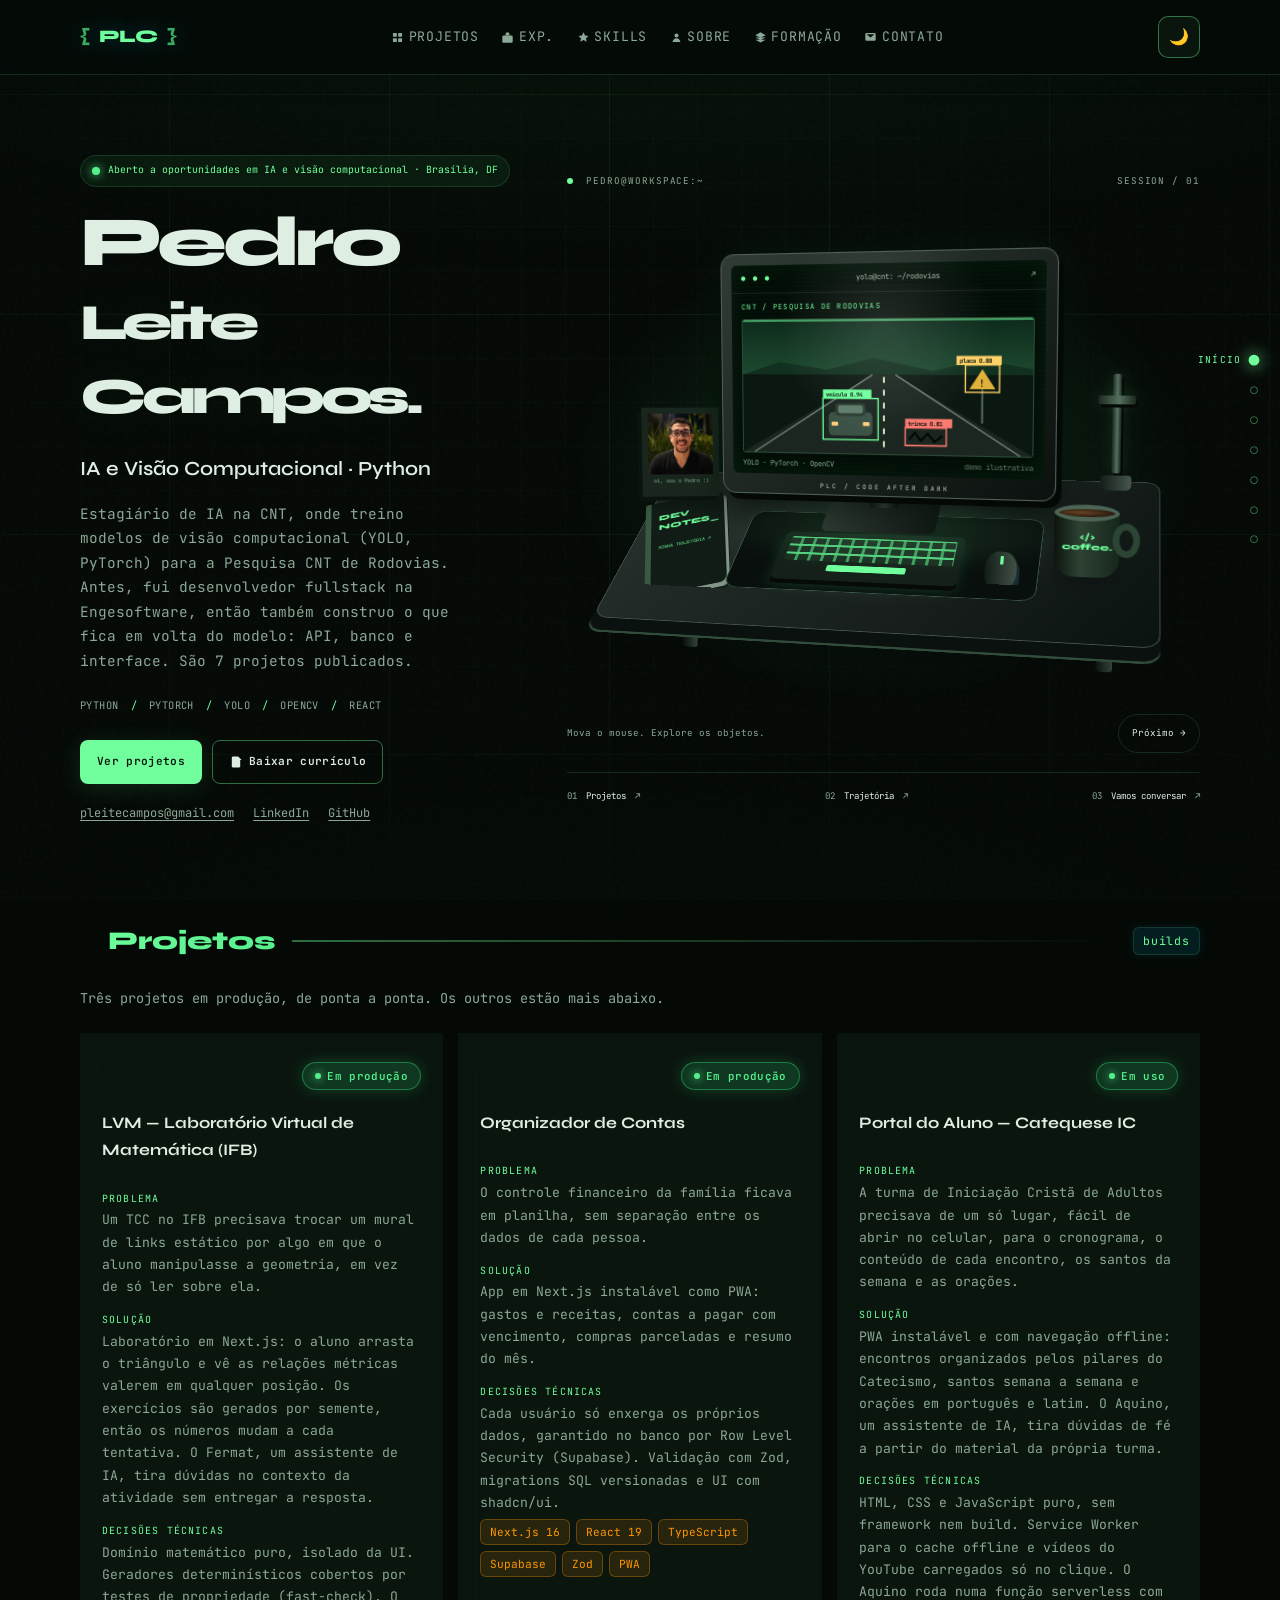
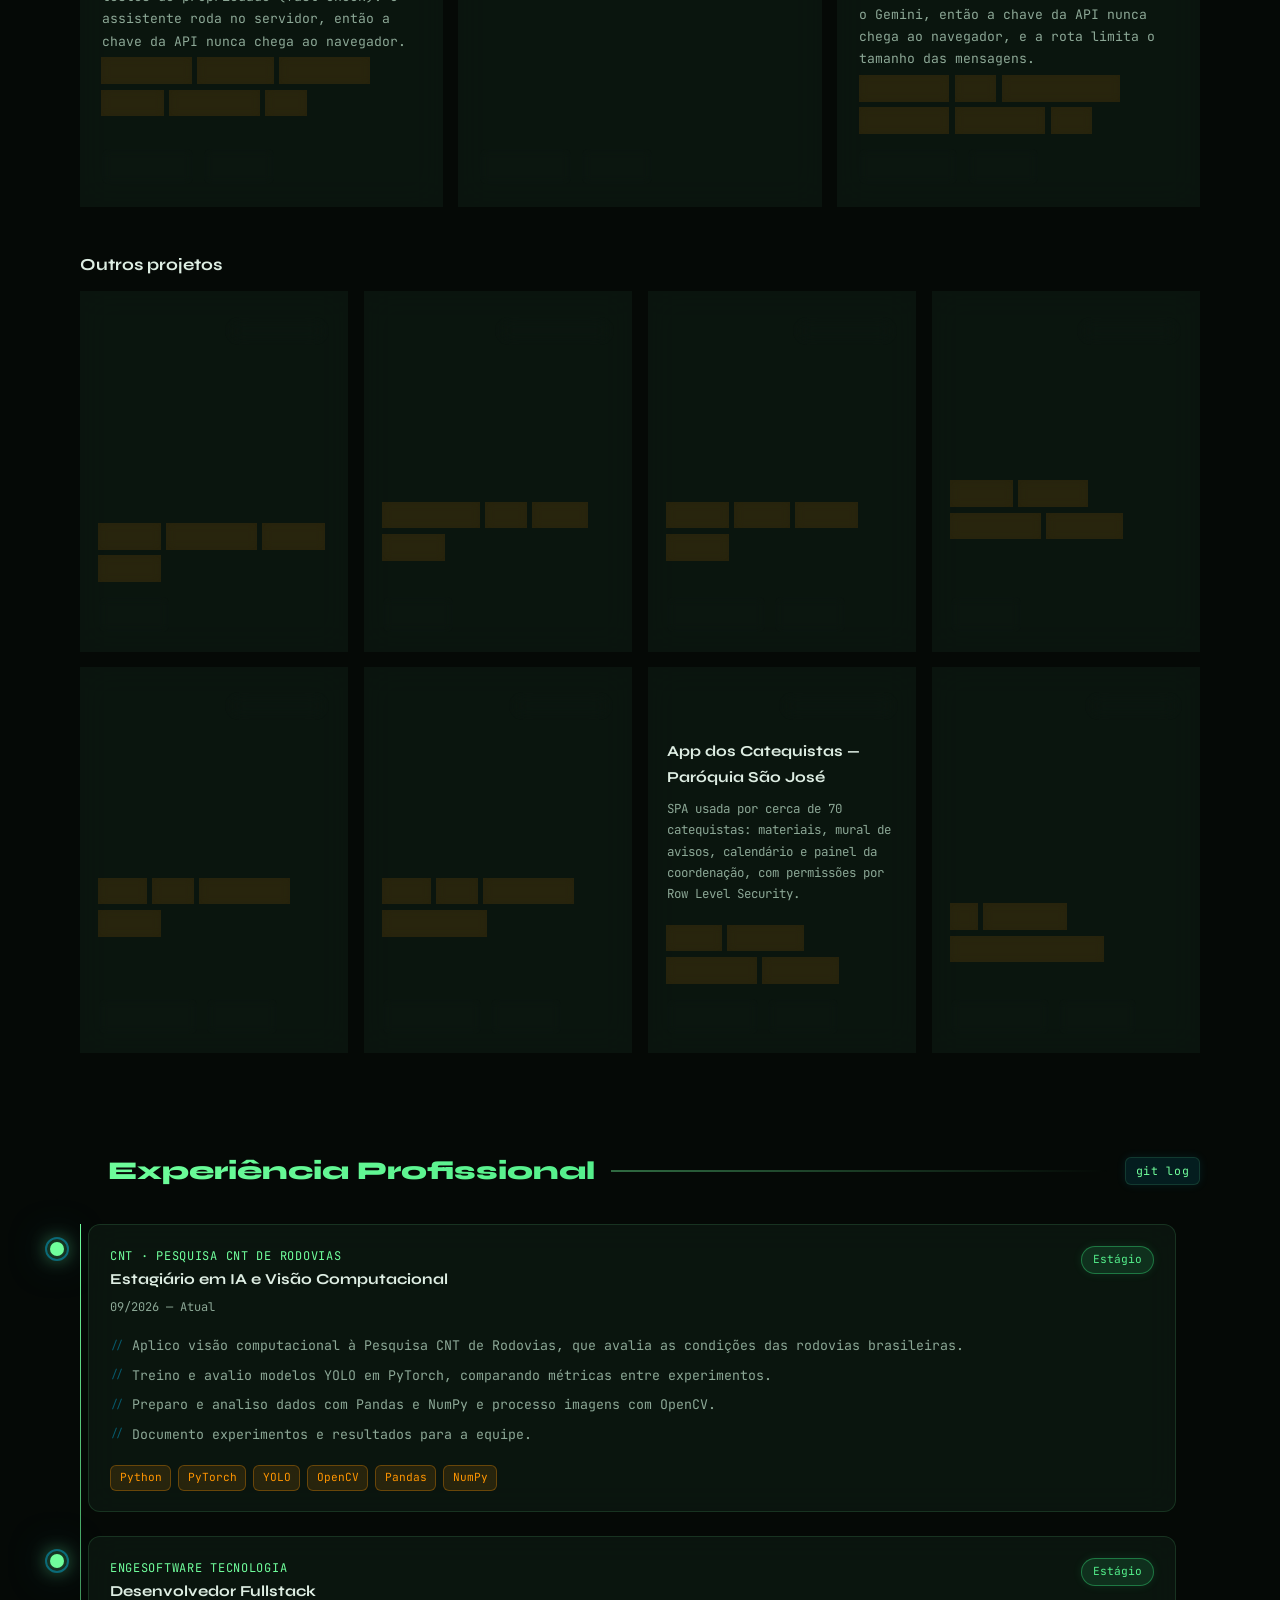
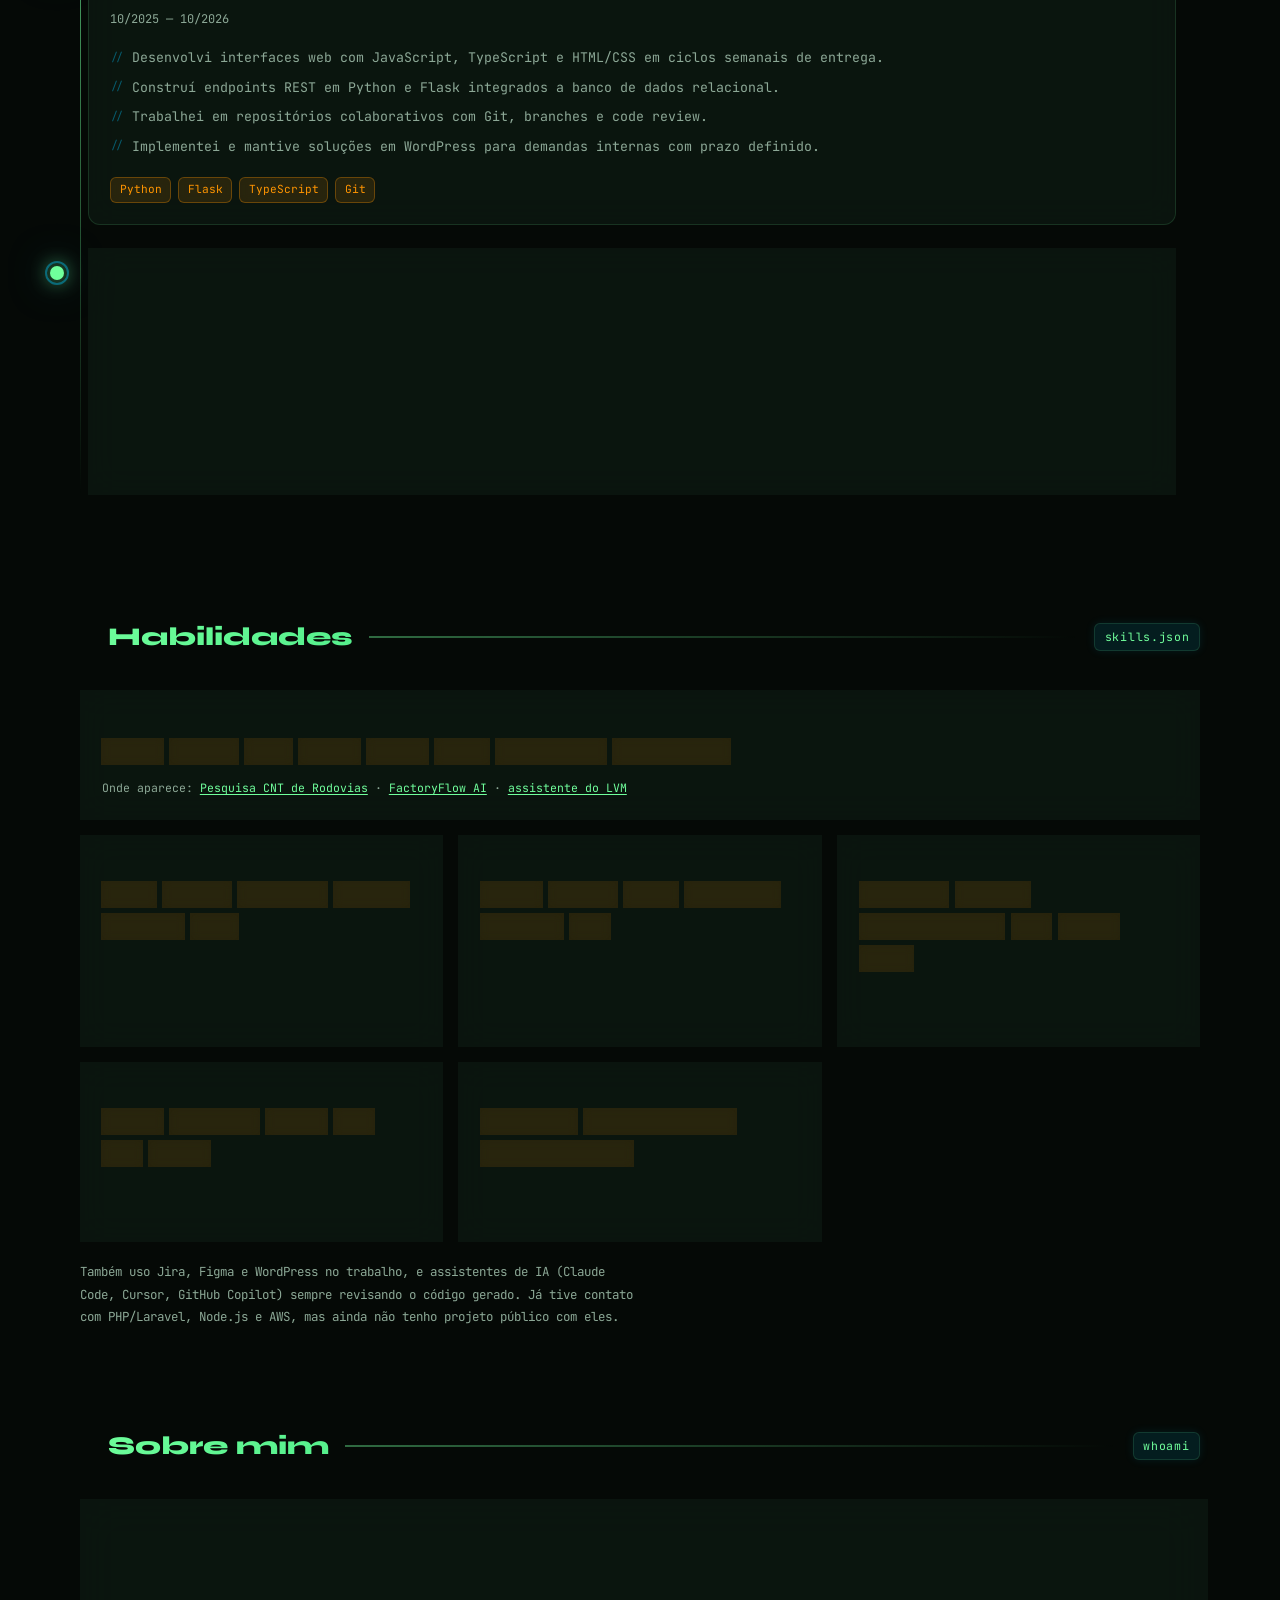
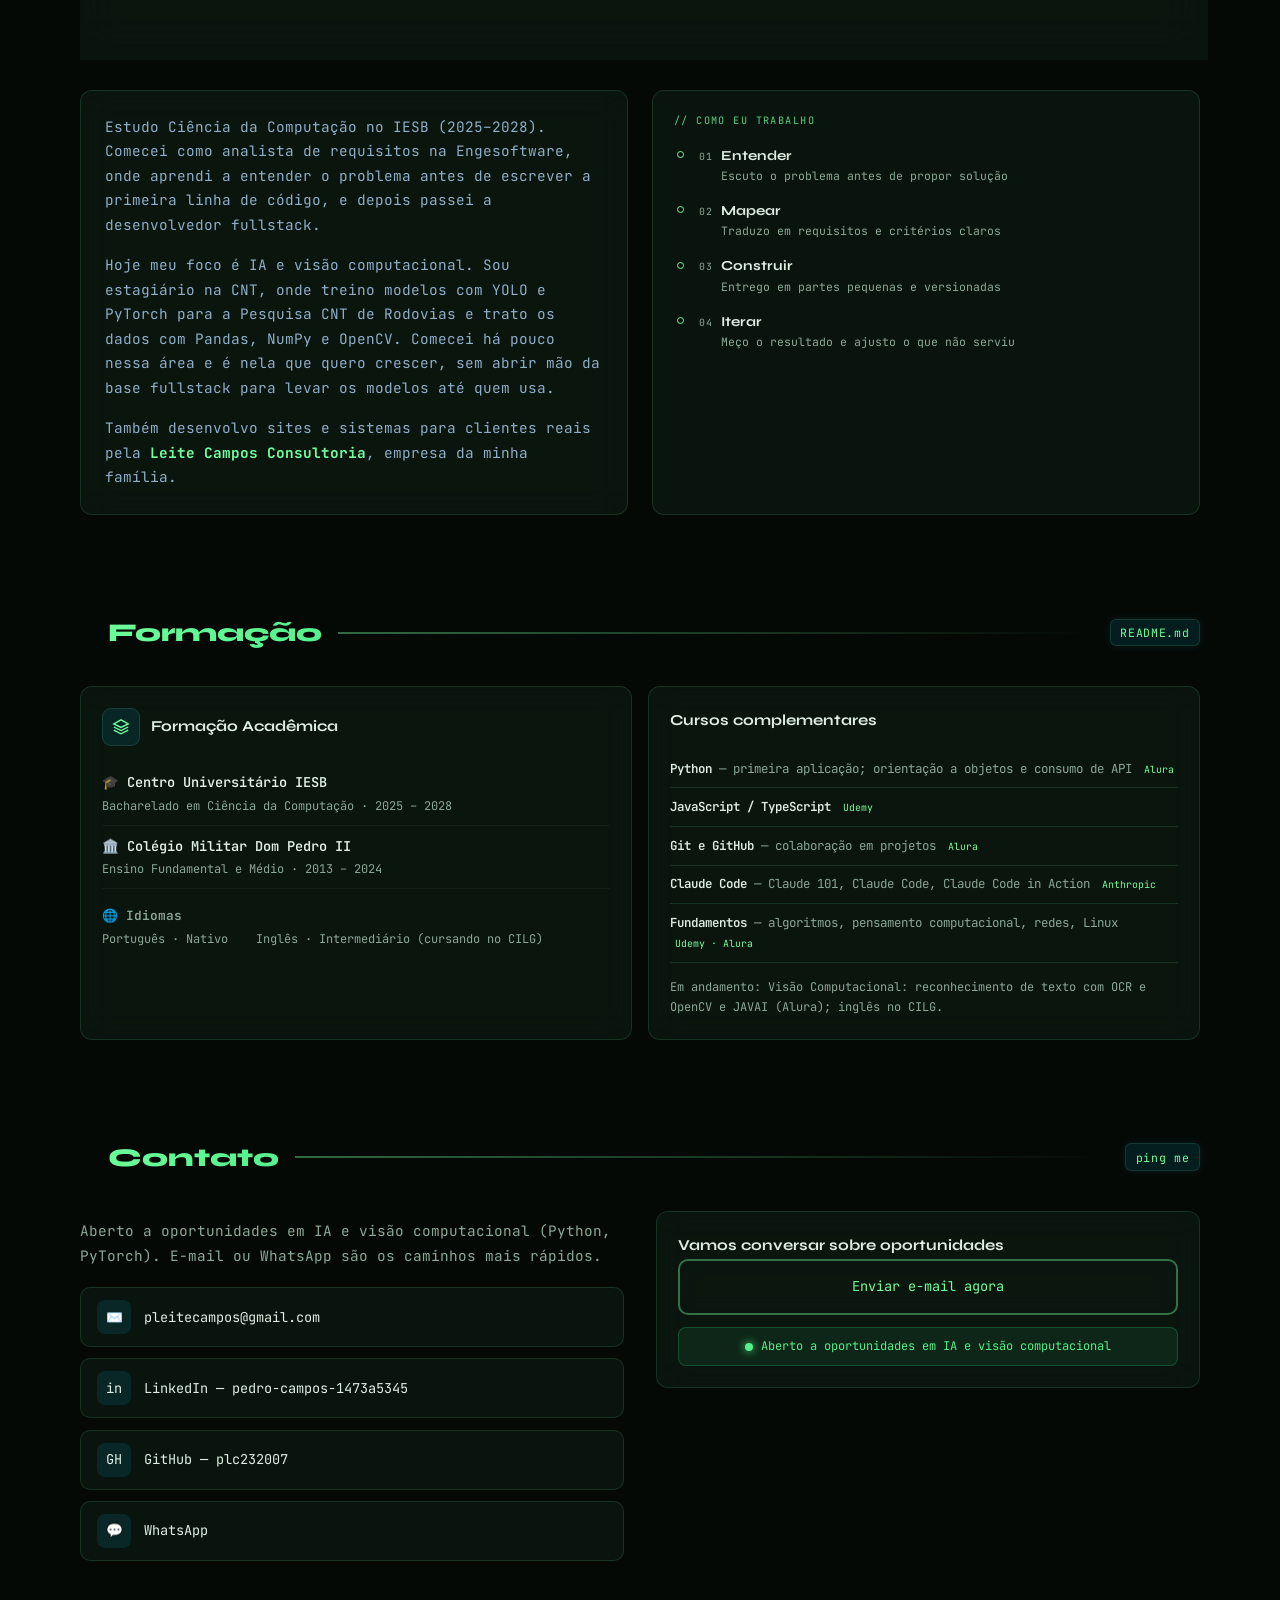
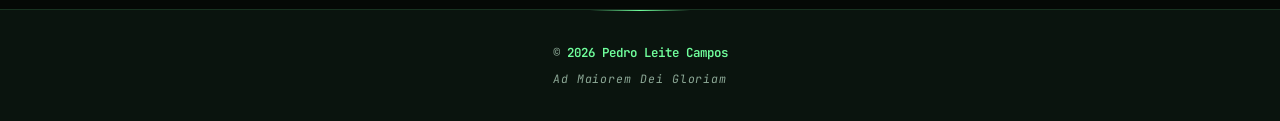
<file: index.html>
<!DOCTYPE html>
<html lang="pt-BR">

<head>
  <meta charset="UTF-8" />
  <meta name="viewport" content="width=device-width, initial-scale=1.0" />
  <meta name="description"
    content="Pedro Leite Campos, estagiário de IA e visão computacional na CNT (Pesquisa CNT de Rodovias): Python, PyTorch, YOLO e OpenCV. Base fullstack em React/Next.js. Brasília." />
  <title>Pedro Leite Campos | IA e Visão Computacional · Python</title>

  <link rel="canonical" href="https://plc232007.github.io/portifolio-pedro/" />
  <link rel="icon" href="data:image/svg+xml,%3Csvg xmlns='http://www.w3.org/2000/svg' viewBox='0 0 32 32'%3E%3Crect width='32' height='32' rx='6' fill='%23050b09'/%3E%3Ctext x='16' y='22' font-family='monospace' font-size='15' font-weight='700' text-anchor='middle' fill='%2370ff9c'%3E%7BP%7D%3C/text%3E%3C/svg%3E" />

  <!-- Open Graph / LinkedIn / WhatsApp -->
  <meta property="og:type" content="website" />
  <meta property="og:title" content="Pedro Leite Campos | IA e Visão Computacional · Python" />
  <meta property="og:description" content="Pedro Leite Campos, estagiário de IA e visão computacional na CNT (Pesquisa CNT de Rodovias): Python, PyTorch, YOLO e OpenCV. Base fullstack em React/Next.js. Brasília." />
  <meta property="og:url" content="https://plc232007.github.io/portifolio-pedro/" />
  <meta property="og:image" content="https://plc232007.github.io/portifolio-pedro/assets/img/og-image.jpg" />
  <meta property="og:image:width" content="1200" />
  <meta property="og:image:height" content="630" />
  <meta property="og:image:alt" content="Pedro Leite Campos, IA e visão computacional com Python" />
  <meta property="og:locale" content="pt_BR" />

  <!-- Twitter Card -->
  <meta name="twitter:card" content="summary_large_image" />
  <meta name="twitter:title" content="Pedro Leite Campos | IA e Visão Computacional · Python" />
  <meta name="twitter:description" content="Pedro Leite Campos, estagiário de IA e visão computacional na CNT (Pesquisa CNT de Rodovias): Python, PyTorch, YOLO e OpenCV. Base fullstack em React/Next.js. Brasília." />
  <meta name="twitter:image" content="https://plc232007.github.io/portifolio-pedro/assets/img/og-image.jpg" />

  <link rel="preconnect" href="https://fonts.googleapis.com" />
  <link rel="preconnect" href="https://fonts.gstatic.com" crossorigin />
  <link
    href="https://fonts.googleapis.com/css2?family=JetBrains+Mono:wght@400;600;700&family=Syne:wght@400;700;800&display=swap"
    rel="stylesheet" />

  <link rel="stylesheet" href="./assets/css/style.css" />
  <link rel="stylesheet" href="./assets/css/enhance.css" />
  <link rel="stylesheet" href="./assets/css/workspace.css" />


  <script src="./assets/js/script.js" defer></script>
  <script src="./assets/js/interactions.js" defer></script>
  <script src="./assets/js/workspace.js" defer></script>
</head>

<body>
  <!-- HUD -->
  <div class="scroll-progress" id="scroll-progress" aria-hidden="true"></div>
  <nav class="section-nav" id="section-nav" aria-label="Navegação por seções"></nav>

  <!-- Fundo: malha técnica + véu de profundidade -->
  <div class="bg-grid" id="bg-grid" aria-hidden="true"></div>
  <div class="bg-veil" aria-hidden="true"></div>

  <div class="wrap">
    <header class="header">
      <div class="container nav">
        <a class="logo" href="#inicio" aria-label="Ir para o início">
          <span class="logo-bracket">{</span> PLC <span class="logo-bracket">}</span>
        </a>

        <nav aria-label="Navegação principal">
          <ul class="nav-links">
            <li>
              <a href="#projetos">
                <svg viewBox="0 0 20 20" fill="currentColor" class="icon-xs" aria-hidden="true">
                  <rect x="3" y="3" width="6" height="6" rx="1"></rect>
                  <rect x="11" y="3" width="6" height="6" rx="1"></rect>
                  <rect x="3" y="11" width="6" height="6" rx="1"></rect>
                  <rect x="11" y="11" width="6" height="6" rx="1"></rect>
                </svg>
                Projetos
              </a>
            </li>

            <li>
              <a href="#experiencia">
                <svg viewBox="0 0 20 20" fill="currentColor" class="icon-xs" aria-hidden="true">
                  <rect x="2" y="7" width="16" height="11" rx="2"></rect>
                  <path d="M7 7V5a3 3 0 016 0v2"></path>
                </svg>
                Exp.
              </a>
            </li>

            <li>
              <a href="#habilidades">
                <svg viewBox="0 0 20 20" fill="currentColor" class="icon-xs" aria-hidden="true">
                  <path d="M10 2l2.4 4.8 5.3.8-3.8 3.7.9 5.2L10 14l-4.8 2.5.9-5.2-3.8-3.7 5.3-.8z"></path>
                </svg>
                Skills
              </a>
            </li>

            <li>
              <a href="#sobre">
                <svg viewBox="0 0 20 20" fill="currentColor" class="icon-xs" aria-hidden="true">
                  <circle cx="10" cy="7" r="3"></circle>
                  <path d="M4 17c0-3.3 2.7-6 6-6s6 2.7 6 6"></path>
                </svg>
                Sobre
              </a>
            </li>

            <li>
              <a href="#formacao">
                <svg viewBox="0 0 20 20" fill="currentColor" class="icon-xs" aria-hidden="true">
                  <path d="M10 2L2 6.5l8 4 8-4L10 2zM2 13.5l8 4 8-4M2 10l8 4 8-4"></path>
                </svg>
                Formação
              </a>
            </li>

            <li>
              <a href="#contato">
                <svg viewBox="0 0 20 20" fill="currentColor" class="icon-xs" aria-hidden="true">
                  <path d="M2 5a2 2 0 012-2h12a2 2 0 012 2v8a2 2 0 01-2 2H4a2 2 0 01-2-2V5zm2 0l6 5 6-5"></path>
                </svg>
                Contato
              </a>
            </li>
          </ul>
        </nav>

        <button class="theme-toggle" id="theme-toggle" aria-label="Alternar tema">
          <span id="theme-icon">🌙</span>
        </button>
      </div>
    </header>

    <main>
      <!-- ========== HERO ========== -->
      <section class="hero workspace-hero" id="inicio" data-nav-label="Início">
        <div class="container hero-grid">
          <div>
            <div class="hero-badge">
              <span class="dot"></span>
              Aberto a oportunidades em IA e visão computacional · Brasília, DF
            </div>

            <h1 class="hero-name">Pedro<br /><span>Leite Campos.</span></h1>

            <p class="hero-role">
              IA e Visão Computacional · Python
            </p>

            <p class="hero-intro">
              Estagiário de IA na CNT, onde treino modelos de visão computacional (YOLO, PyTorch) para a Pesquisa CNT
              de Rodovias. Antes, fui desenvolvedor fullstack na Engesoftware, então também construo o que fica em volta
              do modelo: API, banco e interface. São 7 projetos publicados.
            </p>

            <p class="studio-stack">PYTHON <span>/</span> PYTORCH <span>/</span> YOLO <span>/</span> OPENCV <span>/</span> REACT</p>

            <div class="cta-group">
              <a class="btn btn-primary" href="#projetos">
                Ver projetos
              </a>

              <a class="btn btn-ghost" href="./assets/docs/curriculo-pedro-leite-campos.pdf"
                download="Pedro-Leite-Campos-Curriculo.pdf">
                <svg viewBox="0 0 20 20" fill="currentColor" class="icon-sm" aria-hidden="true">
                  <path d="M13 2H6a2 2 0 00-2 2v12a2 2 0 002 2h8a2 2 0 002-2V7l-3-5z"></path>
                  <polyline points="13,2 13,7 18,7"></polyline>
                  <line x1="10" y1="9" x2="10" y2="15"></line>
                  <polyline points="7,12 10,15 13,12"></polyline>
                </svg>
                Baixar currículo
              </a>
            </div>

            <ul class="hero-contact" aria-label="Contato">
              <li><a href="mailto:pleitecampos@gmail.com">pleitecampos@gmail.com</a></li>
              <li><a href="https://www.linkedin.com/in/pedro-campos-1473a5345/" target="_blank" rel="noreferrer">LinkedIn</a></li>
              <li><a href="https://github.com/plc232007" target="_blank" rel="noreferrer">GitHub</a></li>
            </ul>
          </div>

          <div class="workspace" id="workspace" aria-label="Workspace interativo de Pedro">
            <div class="workspace-heading"><span><i></i> PEDRO@WORKSPACE:~</span><span>SESSION / 01</span></div>
            <div class="workspace-stage" id="workspace-stage">
              <div class="room-halo" aria-hidden="true"></div>
              <div class="desk-float">
              <div class="desk-scene" id="desk-scene">
                <div class="desk-shadow" aria-hidden="true"></div>
                <div class="desk-leg desk-leg-left" aria-hidden="true"></div>
                <div class="desk-leg desk-leg-right" aria-hidden="true"></div>
                <div class="desk-surface" aria-hidden="true"></div>
                <div class="screen-spill" aria-hidden="true"></div>
                <div class="desk-edge" aria-hidden="true"></div>
                <div class="desk-mat" aria-hidden="true"></div>
                <div class="monitor-foot" aria-hidden="true"></div>
                <div class="monitor-neck" aria-hidden="true"></div>
                <a class="desk-monitor desk-object" id="desk-monitor" href="#exp-cnt" aria-label="Monitor: visão computacional na Pesquisa CNT de Rodovias">
                  <div class="monitor-screen" id="monitor-screen" data-mode="cv">
                    <div class="screen-toolbar"><span>● ● ●</span><span id="screen-path">yolo@cnt: ~/rodovias</span><span>↗</span></div>
                    <div class="screen-cv">
                      <span class="screen-kicker">CNT / PESQUISA DE RODOVIAS</span>
                      <svg class="cv-feed" viewBox="0 0 300 136" aria-hidden="true" focusable="false">
                        <defs>
                          <linearGradient id="cv-sky" x1="0" y1="0" x2="0" y2="1"><stop offset="0" stop-color="#0d2a1b" /><stop offset="1" stop-color="#1d4a30" /></linearGradient>
                        </defs>
                        <rect width="300" height="56" fill="url(#cv-sky)" />
                        <polygon points="0,56 40,43 90,51 140,39 200,52 250,41 300,50 300,56" fill="#12301f" />
                        <rect y="56" width="300" height="80" fill="#0b1711" />
                        <polygon points="138,56 162,56 300,136 0,136" fill="#1b2620" />
                        <line x1="138" y1="56" x2="12" y2="136" stroke="#7d8f80" stroke-width="1.2" />
                        <line x1="162" y1="56" x2="288" y2="136" stroke="#7d8f80" stroke-width="1.2" />
                        <line class="cv-lane" x1="150" y1="58" x2="150" y2="136" stroke="#d9e6c3" stroke-width="2" stroke-dasharray="6 7" />
                        <g class="cv-car">
                          <rect x="92" y="94" width="46" height="24" rx="5" fill="#3d5246" />
                          <rect x="99" y="85" width="32" height="13" rx="4" fill="#2c3e33" />
                          <rect x="102" y="87" width="26" height="8" rx="2" fill="#9fc7ae" opacity=".45" />
                          <rect x="95" y="104" width="7" height="4" rx="1" fill="#ffcf7a" />
                          <rect x="128" y="104" width="7" height="4" rx="1" fill="#ffcf7a" />
                        </g>
                        <line x1="250" y1="70" x2="250" y2="104" stroke="#55665a" stroke-width="2" />
                        <polygon points="250,50 263,70 237,70" fill="#e0b23c" />
                        <text x="250" y="68" text-anchor="middle" font-size="10" font-weight="700" fill="#2a2208">!</text>
                        <polyline points="176,121 182,114 188,122 195,115 202,123 210,117" fill="none" stroke="#040806" stroke-width="2.2" />
                        <g class="cv-det cv-det--car"><rect x="86" y="80" width="58" height="42" pathLength="100" /><rect class="cv-tag" x="86" y="71" width="51" height="9" /><text x="89" y="78">veículo 0.94</text></g>
                        <g class="cv-det cv-det--sign"><rect x="233" y="46" width="34" height="27" pathLength="100" /><rect class="cv-tag" x="224" y="37" width="45" height="9" /><text x="227" y="44">placa 0.88</text></g>
                        <g class="cv-det cv-det--crack"><rect x="172" y="109" width="42" height="18" pathLength="100" /><rect class="cv-tag" x="172" y="100" width="48" height="9" /><text x="175" y="107">trinca 0.81</text></g>
                        <rect class="cv-scan" width="300" height="2" />
                      </svg>
                      <div class="cv-meta"><span>YOLO · PyTorch · OpenCV</span><span>demo ilustrativa</span></div>
                    </div>
                    <div class="screen-body" hidden>
                      <span class="screen-kicker">PROJECT / <span id="screen-number">01</span></span>
                      <strong id="screen-title">LVM</strong>
                      <p id="screen-description">Geometria interativa com exercícios gerados por semente e assistente de IA.</p>
                      <div class="screen-terminal" aria-hidden="true"><span><b>❯</b> python <em>train.py</em> --model plc-net</span><span>epoch <em id="train-epoch">20</em>/20 <b id="train-progress">██████████</b> loss <em id="train-loss">0.041</em></span><span><b>focus</b>: [visão comp., python, web]</span><span class="terminal-prompt">❯ explorar projeto</span><svg class="screen-net" viewBox="0 0 60 48"><g class="net-edges"><line x1="6" y1="10" x2="30" y2="6"/><line x1="6" y1="10" x2="30" y2="18"/><line x1="6" y1="10" x2="30" y2="30"/><line x1="6" y1="10" x2="30" y2="42"/><line x1="6" y1="24" x2="30" y2="6"/><line x1="6" y1="24" x2="30" y2="18"/><line x1="6" y1="24" x2="30" y2="30"/><line x1="6" y1="24" x2="30" y2="42"/><line x1="6" y1="38" x2="30" y2="6"/><line x1="6" y1="38" x2="30" y2="18"/><line x1="6" y1="38" x2="30" y2="30"/><line x1="6" y1="38" x2="30" y2="42"/><line x1="30" y1="6" x2="54" y2="17"/><line x1="30" y1="6" x2="54" y2="31"/><line x1="30" y1="18" x2="54" y2="17"/><line x1="30" y1="18" x2="54" y2="31"/><line x1="30" y1="30" x2="54" y2="17"/><line x1="30" y1="30" x2="54" y2="31"/><line x1="30" y1="42" x2="54" y2="17"/><line x1="30" y1="42" x2="54" y2="31"/></g><g class="net-nodes"><circle cx="6" cy="10" r="3" style="--d:0.00s"/><circle cx="6" cy="24" r="3" style="--d:0.12s"/><circle cx="6" cy="38" r="3" style="--d:0.24s"/><circle cx="30" cy="6" r="3" style="--d:0.35s"/><circle cx="30" cy="18" r="3" style="--d:0.47s"/><circle cx="30" cy="30" r="3" style="--d:0.59s"/><circle cx="30" cy="42" r="3" style="--d:0.71s"/><circle cx="54" cy="17" r="3" style="--d:0.70s"/><circle cx="54" cy="31" r="3" style="--d:0.82s"/></g></svg></div>
                      <span class="screen-open">Conhecer projeto <span>↗</span></span>
                    </div>
                  </div>
                  <span class="monitor-brand">PLC / CODE AFTER DARK</span>
                </a>
                <div class="desk-keyboard" aria-hidden="true"><div></div><span></span></div>
                <div class="desk-mouse" aria-hidden="true"></div>
                <a class="desk-notebook desk-object" href="#experiencia" aria-label="Caderno: conhecer minha trajetória"><span>DEV<br />NOTES_</span><small>MINHA TRAJETÓRIA ↗</small></a>
                <a class="desk-photo desk-object" href="#sobre" aria-label="Porta-retrato: sobre Pedro"><img src="./assets/img/pedro.webp" alt="" width="320" height="320" /><span>oi, sou o Pedro :)</span></a>
                <a class="desk-cup desk-object" href="#contato" aria-label="Caneca: vamos conversar"><span>&lt;/&gt;<br />coffee.</span></a>
                <div class="desk-crucifix" aria-hidden="true"><i></i><i></i><span></span></div>
                <span class="desk-sticker" aria-hidden="true">~/plc</span>
              </div>
              </div>
            </div>
            <div class="workspace-controls">
              <p id="workspace-hint">Mova o mouse. Explore os objetos.</p>
              <button type="button" id="workspace-next" hidden aria-label="Mostrar o próximo item no monitor">Próximo <span>→</span></button>
            </div>
            <nav class="workspace-shortcuts" aria-label="Explorar o workspace">
              <a href="#projetos">01 <span>Projetos</span> ↗</a>
              <a href="#experiencia">02 <span>Trajetória</span> ↗</a>
              <a href="#contato">03 <span>Vamos conversar</span> ↗</a>
            </nav>
          </div>
        </div>
      </section>

      <!-- ========== PROJETOS ========== -->
      <section class="section reveal" id="projetos" data-nav-label="Projetos">
        <div class="container">
          <div class="section-head">
            <h2><span class="section-index">01</span> <span>Projetos</span></h2>
            <div class="section-line"></div>
            <span class="section-tag">builds</span>
          </div>


          <p class="projects-intro">Três projetos em produção, de ponta a ponta. Os outros estão mais abaixo.</p>

          <div class="projects-grid projects-grid--featured">
            <article id="proj-lvm" class="proj-card proj-card--featured">
              <div class="proj-top">
                <span class="proj-icon" aria-hidden="true">📐</span>
                <span class="proj-status proj-status-live">Em produção</span>
              </div>

              <h3>LVM — Laboratório Virtual de Matemática (IFB)</h3>

              <dl class="proj-case">
                <dt>Problema</dt>
                <dd>Um TCC no IFB precisava trocar um mural de links estático por algo em que o aluno manipulasse a geometria, em vez de só ler sobre ela.</dd>
                <dt>Solução</dt>
                <dd>Laboratório em Next.js: o aluno arrasta o triângulo e vê as relações métricas valerem em qualquer posição. Os exercícios são gerados por semente, então os números mudam a cada tentativa. O Fermat, um assistente de IA, tira dúvidas no contexto da atividade sem entregar a resposta.</dd>
                <dt>Decisões técnicas</dt>
                <dd>Domínio matemático puro, isolado da UI. Geradores determinísticos cobertos por testes de propriedade (fast-check). O assistente roda no servidor, então a chave da API nunca chega ao navegador.</dd>
              </dl>

              <div class="proj-techs">
                <span class="tech-pill">Next.js 16</span>
                <span class="tech-pill">React 19</span>
                <span class="tech-pill">TypeScript</span>
                <span class="tech-pill">Vitest</span>
                <span class="tech-pill">fast-check</span>
                <span class="tech-pill">LLM</span>
              </div>

              <div class="proj-links">
                <a class="proj-link proj-link--primary" href="https://lvm-seven.vercel.app" target="_blank" rel="noreferrer">Ver app ↗</a>
                <a class="proj-link" href="https://github.com/plc232007/lvm" target="_blank" rel="noreferrer">Código</a>
              </div>
            </article>
            <article id="proj-organizador" class="proj-card proj-card--featured">
              <div class="proj-top">
                <span class="proj-icon" aria-hidden="true">💰</span>
                <span class="proj-status proj-status-live">Em produção</span>
              </div>

              <h3>Organizador de Contas</h3>

              <dl class="proj-case">
                <dt>Problema</dt>
                <dd>O controle financeiro da família ficava em planilha, sem separação entre os dados de cada pessoa.</dd>
                <dt>Solução</dt>
                <dd>App em Next.js instalável como PWA: gastos e receitas, contas a pagar com vencimento, compras parceladas e resumo do mês.</dd>
                <dt>Decisões técnicas</dt>
                <dd>Cada usuário só enxerga os próprios dados, garantido no banco por Row Level Security (Supabase). Validação com Zod, migrations SQL versionadas e UI com shadcn/ui.</dd>
              </dl>

              <div class="proj-techs">
                <span class="tech-pill">Next.js 16</span>
                <span class="tech-pill">React 19</span>
                <span class="tech-pill">TypeScript</span>
                <span class="tech-pill">Supabase</span>
                <span class="tech-pill">Zod</span>
                <span class="tech-pill">PWA</span>
              </div>

              <div class="proj-links">
                <a class="proj-link proj-link--primary" href="https://organizador-contas-et4n.vercel.app/" target="_blank" rel="noreferrer">Ver app ↗</a>
                <a class="proj-link" href="https://github.com/plc232007/organizador-contas" target="_blank" rel="noreferrer">Código</a>
              </div>
            </article>
            <article id="proj-portal-aluno" class="proj-card proj-card--featured">
              <div class="proj-top">
                <span class="proj-icon" aria-hidden="true">⛪</span>
                <span class="proj-status proj-status-live">Em uso</span>
              </div>

              <h3>Portal do Aluno — Catequese IC</h3>

              <dl class="proj-case">
                <dt>Problema</dt>
                <dd>A turma de Iniciação Cristã de Adultos precisava de um só lugar, fácil de abrir no celular, para o cronograma, o conteúdo de cada encontro, os santos da semana e as orações.</dd>
                <dt>Solução</dt>
                <dd>PWA instalável e com navegação offline: encontros organizados pelos pilares do Catecismo, santos semana a semana e orações em português e latim. O Aquino, um assistente de IA, tira dúvidas de fé a partir do material da própria turma.</dd>
                <dt>Decisões técnicas</dt>
                <dd>HTML, CSS e JavaScript puro, sem framework nem build. Service Worker para o cache offline e vídeos do YouTube carregados só no clique. O Aquino roda numa função serverless com o Gemini, então a chave da API nunca chega ao navegador, e a rota limita o tamanho das mensagens.</dd>
              </dl>

              <div class="proj-techs">
                <span class="tech-pill">JavaScript</span>
                <span class="tech-pill">PWA</span>
                <span class="tech-pill">Service Worker</span>
                <span class="tech-pill">Gemini API</span>
                <span class="tech-pill">Serverless</span>
                <span class="tech-pill">LLM</span>
              </div>

              <div class="proj-links">
                <a class="proj-link proj-link--primary" href="https://catequese-adultos-icv1.vercel.app/" target="_blank" rel="noreferrer">Ver site ↗</a>
                <a class="proj-link" href="https://github.com/plc232007/catequese-adultos-ic" target="_blank" rel="noreferrer">Código</a>
              </div>
            </article>
          </div>

          <h3 class="projects-subtitle">Outros projetos</h3>
          <div class="projects-grid projects-grid--compact">
            <article id="proj-factoryflow" class="proj-card proj-card--compact">
              <div class="proj-top">
                <span class="proj-icon" aria-hidden="true">🤖</span>
                <span class="proj-status proj-status-live">Concluído</span>
              </div>
              <h3>FactoryFlow AI</h3>
              <p class="proj-description">Pipeline multiagente que recebe um requisito em linguagem natural e gera análise, arquitetura, código Python, testes e relatório.</p>
              <div class="proj-techs">
                <span class="tech-pill">Python</span>
                <span class="tech-pill">OpenAI SDK</span>
                <span class="tech-pill">Agents</span>
                <span class="tech-pill">pytest</span>
              </div>
              <div class="proj-links">
                <a class="proj-link" href="https://github.com/plc232007/factoryflow-ai" target="_blank" rel="noreferrer">Código</a>
              </div>
            </article>
            <article id="proj-anime-finance" class="proj-card proj-card--compact">
              <div class="proj-top">
                <span class="proj-icon" aria-hidden="true">📊</span>
                <span class="proj-status proj-status-idea">Em evolução</span>
              </div>
              <h3>Anime Finance</h3>
              <p class="proj-description">Finanças pessoais fullstack: API em Django REST com JWT, frontend em React e um módulo de IA que analisa hábitos de gasto.</p>
              <div class="proj-techs">
                <span class="tech-pill">Django REST</span>
                <span class="tech-pill">JWT</span>
                <span class="tech-pill">React</span>
                <span class="tech-pill">pytest</span>
              </div>
              <div class="proj-links">
                <a class="proj-link" href="https://github.com/plc232007/anime-finance" target="_blank" rel="noreferrer">Código</a>
              </div>
            </article>
            <article class="proj-card proj-card--compact">
              <div class="proj-top">
                <span class="proj-icon" aria-hidden="true">🍔</span>
                <span class="proj-status proj-status-live">Publicado</span>
              </div>
              <h3>Sabor Express</h3>
              <p class="proj-description">Gerenciador de restaurantes com uma camada de regras e duas interfaces sobre ela: terminal e web em Flask.</p>
              <div class="proj-techs">
                <span class="tech-pill">Python</span>
                <span class="tech-pill">Flask</span>
                <span class="tech-pill">Jinja2</span>
                <span class="tech-pill">Vercel</span>
              </div>
              <div class="proj-links">
                <a class="proj-link proj-link--primary" href="https://sabor-express-eight.vercel.app/" target="_blank" rel="noreferrer">Ver site ↗</a>
                <a class="proj-link" href="https://github.com/plc232007/sabor-express" target="_blank" rel="noreferrer">Código</a>
              </div>
            </article>
            <article id="proj-task-manager" class="proj-card proj-card--compact">
              <div class="proj-top">
                <span class="proj-icon" aria-hidden="true">🗂️</span>
                <span class="proj-status proj-status-live">Concluído</span>
              </div>
              <h3>Task Manager API</h3>
              <p class="proj-description">API REST de tarefas com CRUD, validação de entrada e persistência em SQLite.</p>
              <div class="proj-techs">
                <span class="tech-pill">Python</span>
                <span class="tech-pill">FastAPI</span>
                <span class="tech-pill">SQLAlchemy</span>
                <span class="tech-pill">Pydantic</span>
              </div>
              <div class="proj-links">
                <a class="proj-link" href="https://github.com/plc232007/to-do-list" target="_blank" rel="noreferrer">Código</a>
              </div>
            </article>
            <article class="proj-card proj-card--compact">
              <div class="proj-top">
                <span class="proj-icon" aria-hidden="true">🛍️</span>
                <span class="proj-status proj-status-live">Publicado</span>
              </div>
              <h3>Catálogo Naty</h3>
              <p class="proj-description">Catálogo de produtos com controle de estoque e link público para clientes, feito para uma empreendedora.</p>
              <div class="proj-techs">
                <span class="tech-pill">HTML</span>
                <span class="tech-pill">CSS</span>
                <span class="tech-pill">JavaScript</span>
                <span class="tech-pill">Vercel</span>
              </div>
              <div class="proj-links">
                <a class="proj-link proj-link--primary" href="https://catalogo-naty.vercel.app/" target="_blank" rel="noreferrer">Ver site ↗</a>
                <a class="proj-link" href="https://github.com/plc232007/catalogo-naty" target="_blank" rel="noreferrer">Código</a>
              </div>
            </article>
            <article class="proj-card proj-card--compact">
              <div class="proj-top">
                <span class="proj-icon" aria-hidden="true">🏢</span>
                <span class="proj-status proj-status-live">Publicado</span>
              </div>
              <h3>Leite Campos Consultoria</h3>
              <p class="proj-description">Site institucional da consultoria da família: serviços, proposta de valor e contato.</p>
              <div class="proj-techs">
                <span class="tech-pill">HTML</span>
                <span class="tech-pill">CSS</span>
                <span class="tech-pill">JavaScript</span>
                <span class="tech-pill">GitHub Pages</span>
              </div>
              <div class="proj-links">
                <a class="proj-link proj-link--primary" href="https://plc232007.github.io/leite-campos/" target="_blank" rel="noreferrer">Ver site ↗</a>
                <a class="proj-link" href="https://github.com/plc232007/leite-campos" target="_blank" rel="noreferrer">Código</a>
              </div>
            </article>
            <article id="proj-catequistas" class="proj-card proj-card--compact">
              <div class="proj-top">
                <span class="proj-icon" aria-hidden="true">📚</span>
                <span class="proj-status proj-status-live">Em produção</span>
              </div>
              <h3>App dos Catequistas — Paróquia São José</h3>
              <p class="proj-description">SPA usada por cerca de 70 catequistas: materiais, mural de avisos, calendário e painel da coordenação, com permissões por Row Level Security.</p>
              <div class="proj-techs">
                <span class="tech-pill">React</span>
                <span class="tech-pill">Supabase</span>
                <span class="tech-pill">PostgreSQL</span>
                <span class="tech-pill">Tailwind</span>
              </div>
              <div class="proj-links">
                <a class="proj-link proj-link--primary" href="https://app-catequese-taupe.vercel.app" target="_blank" rel="noreferrer">Ver app ↗</a>
                <a class="proj-link" href="https://github.com/plc232007/app-catequese" target="_blank" rel="noreferrer">Código</a>
              </div>
            </article>
            <article id="proj-c" class="proj-card proj-card--compact">
              <div class="proj-top">
                <span class="proj-icon" aria-hidden="true">🧮</span>
                <span class="proj-status proj-status-live">Contínuo</span>
              </div>
              <h3>Fundamentos em Linguagem C</h3>
              <p class="proj-description">Exercícios de APC II: ponteiros, alocação de memória, arquivos e estruturas de dados implementadas do zero.</p>
              <div class="proj-techs">
                <span class="tech-pill">C</span>
                <span class="tech-pill">Ponteiros</span>
                <span class="tech-pill">Estruturas de Dados</span>
              </div>
              <div class="proj-links">
                <a class="proj-link" href="https://github.com/plc232007/c-learning" target="_blank" rel="noreferrer">c-learning</a>
                <a class="proj-link" href="https://github.com/plc232007/aulas-c" target="_blank" rel="noreferrer">aulas-c</a>
              </div>
            </article>
          </div>
        </div>
      </section>

      <!-- ========== EXPERIÊNCIA ========== -->
      <section class="section reveal" id="experiencia" data-nav-label="Experiência">
        <div class="container">
          <div class="section-head">
            <h2><span class="section-index">02</span> <span>Experiência Profissional</span></h2>
            <div class="section-line"></div>
            <span class="section-tag">git log</span>
          </div>

          <div class="timeline">
            <div class="tl-entry">
              <div class="tl-dot"></div>
              <div class="exp-card" id="exp-cnt">
                <div class="exp-head">
                  <div>
                    <div class="exp-company">CNT · Pesquisa CNT de Rodovias</div>
                    <h3>Estagiário em IA e Visão Computacional</h3>
                    <p class="exp-period">09/2026 — Atual</p>
                  </div>
                  <span class="exp-badge">Estágio</span>
                </div>
                <ul class="exp-list">
                  <li>Aplico visão computacional à Pesquisa CNT de Rodovias, que avalia as condições das rodovias brasileiras.</li>
                  <li>Treino e avalio modelos YOLO em PyTorch, comparando métricas entre experimentos.</li>
                  <li>Preparo e analiso dados com Pandas e NumPy e processo imagens com OpenCV.</li>
                  <li>Documento experimentos e resultados para a equipe.</li>
                </ul>
                <div class="exp-techs">
                  <span class="tech-pill">Python</span>
                  <span class="tech-pill">PyTorch</span>
                  <span class="tech-pill">YOLO</span>
                  <span class="tech-pill">OpenCV</span>
                  <span class="tech-pill">Pandas</span>
                  <span class="tech-pill">NumPy</span>
                </div>
              </div>
            </div>

            <div class="tl-entry">
              <div class="tl-dot"></div>
              <div class="exp-card" id="exp-engesoftware">
                <div class="exp-head">
                  <div>
                    <div class="exp-company">Engesoftware Tecnologia</div>
                    <h3>Desenvolvedor Fullstack</h3>
                    <p class="exp-period">10/2025 — 10/2026</p>
                  </div>
                  <span class="exp-badge">Estágio</span>
                </div>
                <ul class="exp-list">
                  <li>Desenvolvi interfaces web com JavaScript, TypeScript e HTML/CSS em ciclos semanais de entrega.</li>
                  <li>Construí endpoints REST em Python e Flask integrados a banco de dados relacional.</li>
                  <li>Trabalhei em repositórios colaborativos com Git, branches e code review.</li>
                  <li>Implementei e mantive soluções em WordPress para demandas internas com prazo definido.</li>
                </ul>
                <div class="exp-techs">
                  <span class="tech-pill">Python</span>
                  <span class="tech-pill">Flask</span>
                  <span class="tech-pill">TypeScript</span>
                  <span class="tech-pill">Git</span>
                </div>
              </div>
            </div>

            <div class="tl-entry">
              <div class="tl-dot"></div>
              <div class="exp-card">
                <div class="exp-head">
                  <div>
                    <div class="exp-company">Engesoftware Tecnologia</div>
                    <h3>Analista de Requisitos</h3>
                    <p class="exp-period">04/2025 — 10/2025</p>
                  </div>
                  <span class="exp-badge">Estágio</span>
                </div>
                <ul class="exp-list">
                  <li>Levantei e documentei requisitos de mais de 20 funcionalidades em sprints quinzenais.</li>
                  <li>Traduzi regras de negócio em especificações técnicas consumidas por 3 times de desenvolvimento.</li>
                  <li>Organizei o backlog no Jira, com priorização por sprint em fluxo Kanban.</li>
                  <li>Prototipei fluxos de 4 módulos do sistema no Figma, reduzindo retrabalho no front-end.</li>
                </ul>
              </div>
            </div>
          </div>
        </div>
      </section>

      <!-- ========== HABILIDADES ========== -->
      <section class="section reveal" id="habilidades" data-nav-label="Skills">
        <div class="container">
          <div class="section-head">
            <h2><span class="section-index">03</span> <span>Habilidades</span></h2>
            <div class="section-line"></div>
            <span class="section-tag">skills.json</span>
          </div>

          <div class="skills-grid stack-grid">
            <div class="skill-card stack-card stack-card--focus">
              <div class="stack-head">
                <h3>IA e Visão Computacional</h3>
                <span class="stack-tag">Foco atual</span>
              </div>
              <div class="proj-techs">
                <span class="tech-pill">Python</span>
                <span class="tech-pill">PyTorch</span>
                <span class="tech-pill">YOLO</span>
                <span class="tech-pill">OpenCV</span>
                <span class="tech-pill">Pandas</span>
                <span class="tech-pill">NumPy</span>
                <span class="tech-pill">Deep Learning</span>
                <span class="tech-pill">LLMs e agentes</span>
              </div>
              <p class="stack-where">Onde aparece: <a href="#exp-cnt">Pesquisa CNT de Rodovias</a> · <a href="#proj-factoryflow">FactoryFlow AI</a> · <a href="#proj-lvm">assistente do LVM</a></p>
            </div>
            <div class="skill-card stack-card">
              <div class="stack-head">
                <h3>Front-end</h3>
              </div>
              <div class="proj-techs">
                <span class="tech-pill">React</span>
                <span class="tech-pill">Next.js</span>
                <span class="tech-pill">TypeScript</span>
                <span class="tech-pill">Tailwind</span>
                <span class="tech-pill">shadcn/ui</span>
                <span class="tech-pill">Vite</span>
              </div>
              <p class="stack-where">Onde aparece: <a href="#proj-lvm">LVM</a> · <a href="#proj-organizador">Organizador de Contas</a> · <a href="#proj-catequistas">App dos Catequistas</a></p>
            </div>
            <div class="skill-card stack-card">
              <div class="stack-head">
                <h3>Back-end</h3>
              </div>
              <div class="proj-techs">
                <span class="tech-pill">Python</span>
                <span class="tech-pill">FastAPI</span>
                <span class="tech-pill">Flask</span>
                <span class="tech-pill">Django REST</span>
                <span class="tech-pill">APIs REST</span>
                <span class="tech-pill">JWT</span>
              </div>
              <p class="stack-where">Onde aparece: <a href="#exp-engesoftware">estágio na Engesoftware</a> · <a href="#proj-anime-finance">Anime Finance</a> · <a href="#proj-task-manager">Task Manager API</a></p>
            </div>
            <div class="skill-card stack-card">
              <div class="stack-head">
                <h3>Dados</h3>
              </div>
              <div class="proj-techs">
                <span class="tech-pill">PostgreSQL</span>
                <span class="tech-pill">Supabase</span>
                <span class="tech-pill">Row Level Security</span>
                <span class="tech-pill">SQL</span>
                <span class="tech-pill">SQLite</span>
                <span class="tech-pill">MySQL</span>
              </div>
              <p class="stack-where">Onde aparece: <a href="#proj-organizador">Organizador de Contas</a> · <a href="#proj-catequistas">App dos Catequistas</a> · <a href="#proj-anime-finance">Anime Finance</a></p>
            </div>
            <div class="skill-card stack-card">
              <div class="stack-head">
                <h3>Qualidade e entrega</h3>
              </div>
              <div class="proj-techs">
                <span class="tech-pill">Vitest</span>
                <span class="tech-pill">fast-check</span>
                <span class="tech-pill">pytest</span>
                <span class="tech-pill">Zod</span>
                <span class="tech-pill">Git</span>
                <span class="tech-pill">Vercel</span>
              </div>
              <p class="stack-where">Onde aparece: <a href="#proj-lvm">LVM</a> · <a href="#proj-anime-finance">Anime Finance</a> · <a href="#proj-factoryflow">FactoryFlow AI</a></p>
            </div>
            <div class="skill-card stack-card">
              <div class="stack-head">
                <h3>Base de computação</h3>
              </div>
              <div class="proj-techs">
                <span class="tech-pill">Linguagem C</span>
                <span class="tech-pill">Ponteiros e memória</span>
                <span class="tech-pill">Estruturas de dados</span>
              </div>
              <p class="stack-where">Onde aparece: <a href="#proj-c">Fundamentos em C</a></p>
            </div>
          </div>

          <p class="stack-extra">
            Também uso Jira, Figma e WordPress no trabalho, e assistentes de IA (Claude Code, Cursor, GitHub Copilot)
            sempre revisando o código gerado. Já tive contato com PHP/Laravel, Node.js e AWS, mas ainda não tenho projeto
            público com eles.
          </p>
        </div>
      </section>

      <!-- ========== SOBRE ========== -->
      <section class="section reveal" id="sobre" data-nav-label="Sobre">
        <div class="container">
          <div class="section-head">
            <h2><span class="section-index">04</span> <span>Sobre mim</span></h2>
            <div class="section-line"></div>
            <span class="section-tag">whoami</span>
          </div>

          <aside class="profile-card identity-card" id="profile-card">
            <span class="identity-stamp" aria-hidden="true">PLC / DEVELOPER ID</span>
            <div class="avatar-wrap">
              <div class="avatar-ring"></div>

              <div class="avatar-card" id="identity-photo">
                <img src="./assets/img/pedro.webp" alt="Foto de Pedro Leite Campos" class="avatar-photo"
                  width="320" height="320" loading="lazy" decoding="async" />
              </div>
            </div>
            <p class="profile-name">Pedro Leite Campos</p>
            <p class="profile-role">IA e Visão Computacional</p>

            <div class="profile-stats">
              <div class="stat-item">
                <div class="stat-num">2</div>
                <div class="stat-lbl">Empresas</div>
              </div>
              <div class="stat-item">
                <div class="stat-num">7</div>
                <div class="stat-lbl">Projetos no ar</div>
              </div>
              <div class="stat-item">
                <div class="stat-num">12</div>
                <div class="stat-lbl">Cursos</div>
              </div>
            </div>
          </aside>

          <div class="about-box">
            <div class="about-text">
              <p>
                Estudo Ciência da Computação no IESB (2025–2028). Comecei como analista de requisitos na Engesoftware,
                onde aprendi a entender o problema antes de escrever a primeira linha de código, e depois passei a
                desenvolvedor fullstack.
              </p>
              <p>
                Hoje meu foco é IA e visão computacional. Sou estagiário na CNT, onde treino modelos com YOLO e PyTorch
                para a Pesquisa CNT de Rodovias e trato os dados com Pandas, NumPy e OpenCV. Comecei há pouco nessa
                área e é nela que quero crescer, sem abrir mão da base fullstack para levar os modelos até quem usa.
              </p>
              <p>
                Também desenvolvo sites e sistemas para clientes reais pela <strong class="about-highlight">Leite Campos
                Consultoria</strong>, empresa da minha família.
              </p>
            </div>

            <div class="about-flow">
              <div class="flow">
                <span class="flow-label">// como eu trabalho</span>
                <ol class="flow-steps">
                  <li>
                    <span class="flow-num">01</span>
                    <span class="flow-title">Entender</span>
                    <span class="flow-desc">Escuto o problema antes de propor solução</span>
                  </li>
                  <li>
                    <span class="flow-num">02</span>
                    <span class="flow-title">Mapear</span>
                    <span class="flow-desc">Traduzo em requisitos e critérios claros</span>
                  </li>
                  <li>
                    <span class="flow-num">03</span>
                    <span class="flow-title">Construir</span>
                    <span class="flow-desc">Entrego em partes pequenas e versionadas</span>
                  </li>
                  <li>
                    <span class="flow-num">04</span>
                    <span class="flow-title">Iterar</span>
                    <span class="flow-desc">Meço o resultado e ajusto o que não serviu</span>
                  </li>
                </ol>
              </div>
            </div>
          </div>
        </div>
      </section>

      <!-- ========== FORMAÇÃO & CERTIFICAÇÕES ========== -->
      <section class="section reveal" id="formacao" data-nav-label="Formação">
        <div class="container">
          <div class="section-head">
            <h2><span class="section-index">05</span> <span>Formação</span></h2>
            <div class="section-line"></div>
            <span class="section-tag">README.md</span>
          </div>

          <div class="edu-grid">
            <div class="edu-card">
              <div class="edu-card-head">
                <div class="edu-icon">
                  <svg viewBox="0 0 20 20" fill="none" stroke="var(--cyan)" stroke-width="1.5" class="icon-md"
                    aria-hidden="true">
                    <path d="M10 2L2 6.5l8 4 8-4L10 2zM2 13.5l8 4 8-4M2 10l8 4 8-4"></path>
                  </svg>
                </div>
                <h3>Formação Acadêmica</h3>
              </div>

              <div class="edu-entry">
                <div class="edu-inst">🎓 Centro Universitário IESB</div>
                <div class="edu-detail">Bacharelado em Ciência da Computação · 2025 – 2028</div>
              </div>

              <div class="edu-entry">
                <div class="edu-inst">🏛️ Colégio Militar Dom Pedro II</div>
                <div class="edu-detail">Ensino Fundamental e Médio · 2013 – 2024</div>
              </div>

              <div class="edu-entry edu-entry-no-border">
                <div class="edu-inst edu-inst-muted">🌐 Idiomas</div>
                <div class="edu-detail">Português · Nativo &nbsp;&nbsp; Inglês · Intermediário (cursando no CILG)</div>
              </div>
            </div>

            <div class="edu-card">
              <div class="edu-card-head">
                <h3>Cursos complementares</h3>
              </div>

              <ul class="course-list">
                <li><strong>Python</strong> — primeira aplicação; orientação a objetos e consumo de API <span class="course-src">Alura</span></li>
                <li><strong>JavaScript / TypeScript</strong> <span class="course-src">Udemy</span></li>
                <li><strong>Git e GitHub</strong> — colaboração em projetos <span class="course-src">Alura</span></li>
                <li><strong>Claude Code</strong> — Claude 101, Claude Code, Claude Code in Action <span class="course-src">Anthropic</span></li>
                <li><strong>Fundamentos</strong> — algoritmos, pensamento computacional, redes, Linux <span class="course-src">Udemy · Alura</span></li>
              </ul>
              <p class="course-wip">Em andamento: Visão Computacional: reconhecimento de texto com OCR e OpenCV e JAVAI (Alura); inglês no CILG.</p>
            </div>
          </div>
        </div>
      </section>

      <!-- ========== CONTATO ========== -->
      <section class="section reveal" id="contato" data-nav-label="Contato">
        <div class="container">
          <div class="section-head">
            <h2><span class="section-index">06</span> <span>Contato</span></h2>
            <div class="section-line"></div>
            <span class="section-tag">ping me</span>
          </div>

          <div class="contact-wrap">
            <div class="contact-text">
              <p>Aberto a oportunidades em IA e visão computacional (Python, PyTorch). E-mail ou WhatsApp são os caminhos mais rápidos.</p>

              <div class="contact-links">
                <a class="contact-link" href="mailto:pleitecampos@gmail.com">
                  <span class="contact-link-icon" aria-hidden="true">✉️</span>
                  pleitecampos@gmail.com
                </a>

                <a class="contact-link" href="https://www.linkedin.com/in/pedro-campos-1473a5345/" target="_blank"
                  rel="noreferrer">
                  <span class="contact-link-icon" aria-hidden="true">in</span>
                  LinkedIn — pedro-campos-1473a5345
                </a>

                <a class="contact-link" href="https://github.com/plc232007" target="_blank" rel="noreferrer">
                  <span class="contact-link-icon" aria-hidden="true">GH</span>
                  GitHub — plc232007
                </a>

                <a class="contact-link" href="https://wa.me/5561992866000" target="_blank" rel="noreferrer">
                  <span class="contact-link-icon" aria-hidden="true">💬</span>
                  WhatsApp
                </a>
              </div>
            </div>

            <div class="contact-right">
              <h3>Vamos conversar sobre oportunidades</h3>
              <a class="cta-open" href="mailto:pleitecampos@gmail.com">
                Enviar e-mail agora
              </a>

              <div class="availability-tag">
                <span class="dot"></span>
                Aberto a oportunidades em IA e visão computacional
              </div>
            </div>
          </div>
        </div>
      </section>
    </main>

    <footer class="footer">
      <div class="container">
        <p>© <span id="year"></span> <span>Pedro Leite Campos</span></p>
        <p class="footer-motto"><em>Ad Maiorem Dei Gloriam</em></p>
      </div>
    </footer>
  </div>

  <button id="back-to-top" class="back-to-top" aria-label="Voltar ao topo">
    ↑
  </button>

</body>

</html>
</file>
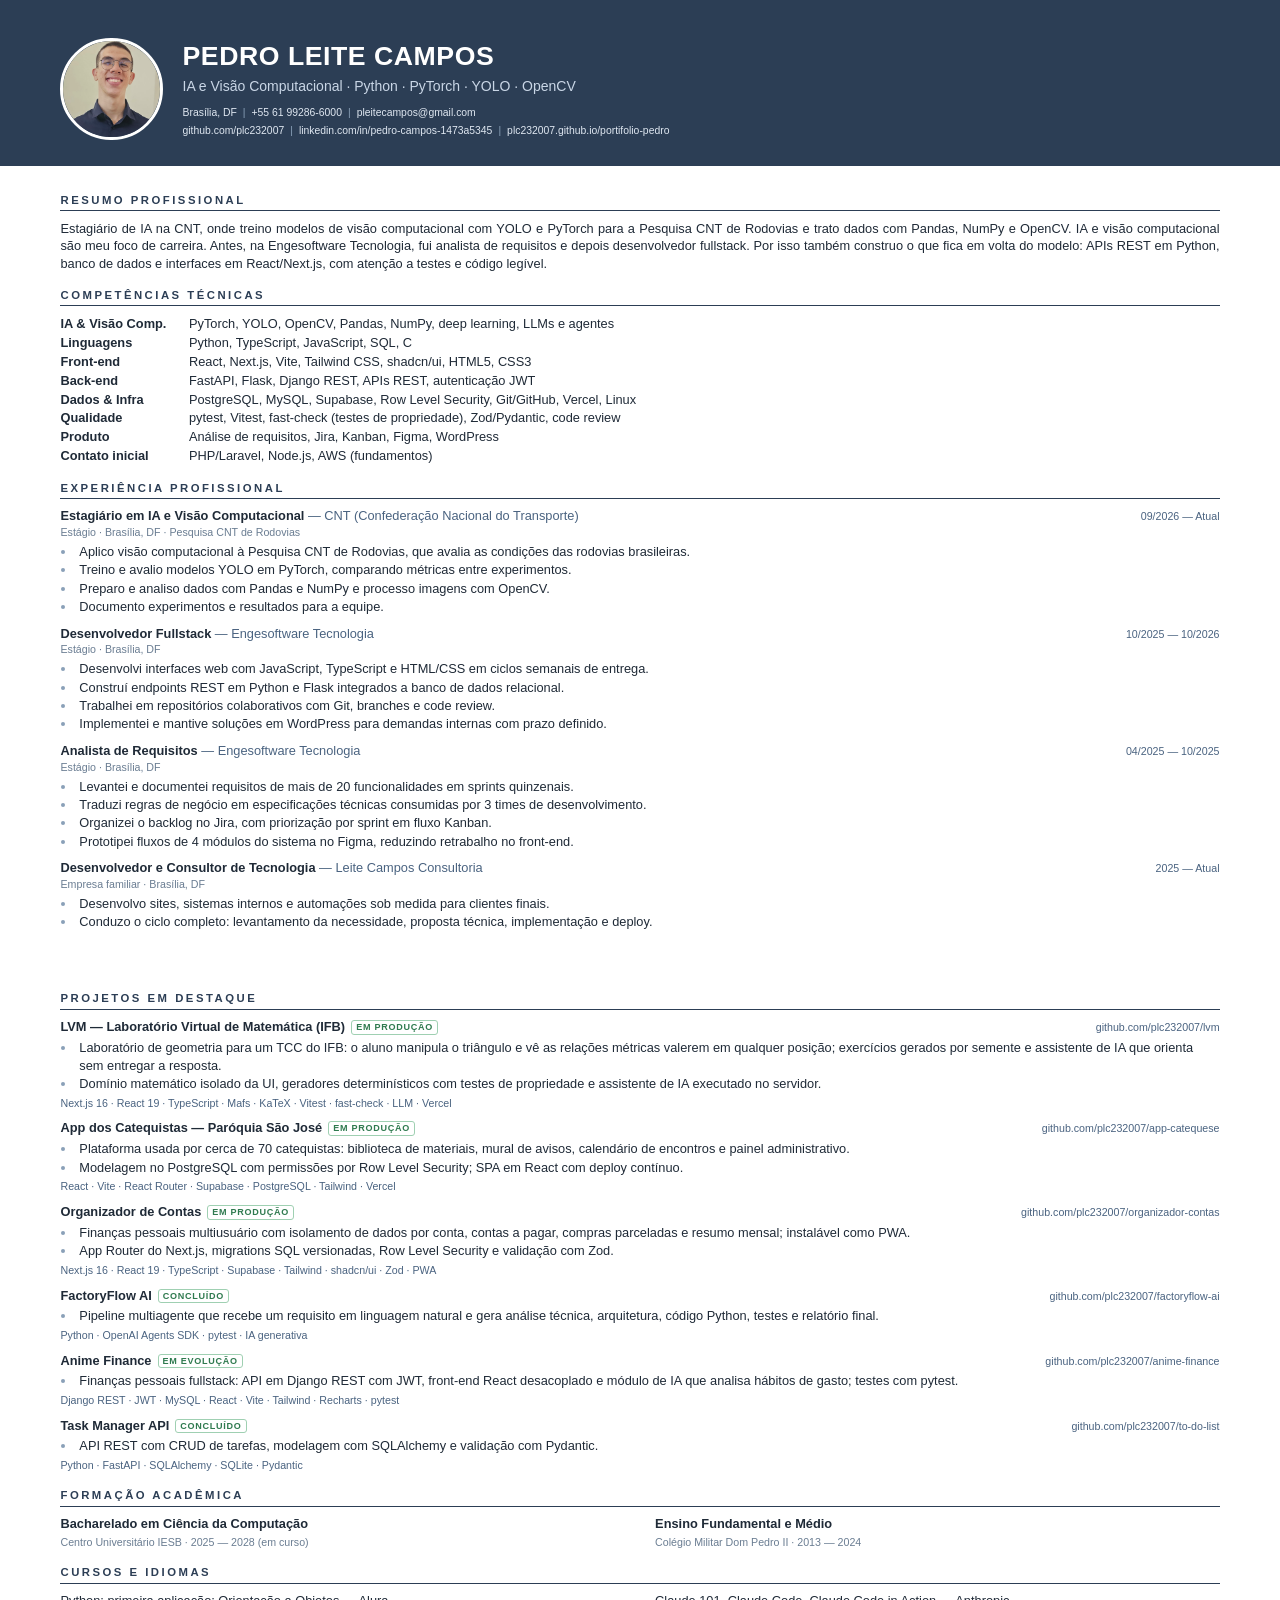
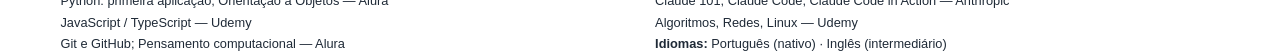
<file: curriculo/curriculo.html>
<!doctype html>
<html lang="pt-BR">
<head>
<meta charset="utf-8">
<title>Pedro Leite Campos — Currículo</title>
<style>
@page { size: A4; margin: 0 0 14mm; }
@page :first { margin-top: 0; }
* { box-sizing: border-box; margin: 0; padding: 0; }
body { font-family: Carlito, "Liberation Sans", sans-serif; font-size: 9.6pt; color: #1f2a37; line-height: 1.38; }
header { background: #2c3e55; color: #fff; display: flex; align-items: center; gap: 20px; padding: 10mm 16mm 7mm; }
header img { width: 27mm; height: 27mm; border-radius: 50%; object-fit: cover; border: 3px solid #fff; }
h1 { font-size: 20pt; letter-spacing: .02em; font-weight: 800; }
.sub { color: #c9d6e6; font-size: 10.5pt; margin: 2px 0 8px; }
.contact { font-size: 7.8pt; color: #dfe7f1; line-height: 1.7; }
.contact span + span::before { content: "|"; margin: 0 6px; color: #8aa0b8; }
main { padding: 3mm 16mm 0; }
section { margin-top: 4mm; }
h2 { font-size: 8.5pt; letter-spacing: .22em; text-transform: uppercase; color: #2c3e55; border-bottom: 1.3px solid #2c3e55; padding-bottom: 2px; margin-bottom: 2.2mm; }
p.summary { text-align: justify; }
table.skills { border-collapse: collapse; width: 100%; }
table.skills th { text-align: left; font-weight: 700; width: 34mm; vertical-align: top; padding: .6px 0; }
table.skills td { padding: .6px 0; }
.job, .proj { margin-bottom: 2.4mm; break-inside: avoid; }
.row { display: flex; justify-content: space-between; align-items: baseline; gap: 8px; }
.role { font-weight: 700; }
.org { color: #4a6380; font-weight: 400; }
.date, .link { color: #4a6380; font-size: 8pt; white-space: nowrap; }
.meta { color: #6a7d92; font-size: 8pt; }
ul { margin: .8mm 0 0 4mm; }
li { margin: .2mm 0; padding-left: 1mm; }
li::marker { color: #8aa0b8; }
.tag { display: inline-block; font-size: 6.8pt; letter-spacing: .08em; font-weight: 700; color: #2f7a4f; border: 1px solid #9fd0b2; border-radius: 3px; padding: 0 4px; margin-left: 6px; vertical-align: 1px; }
.tech { color: #4a6380; font-size: 8pt; margin-top: .8mm; }
.cols { display: grid; grid-template-columns: 1fr 1fr; gap: 1mm 8mm; }
.cols b { font-weight: 700; }
.page-break { break-before: page; }
.page2 { padding-top: 12mm; }
</style>
</head>
<body>
<header>
  <img src="foto.png" alt="">
  <div>
    <h1>PEDRO LEITE CAMPOS</h1>
    <div class="sub">IA e Visão Computacional · Python · PyTorch · YOLO · OpenCV</div>
    <div class="contact">
      <span>Brasília, DF</span><span>+55 61 99286-6000</span><span>pleitecampos@gmail.com</span><br>
      <span>github.com/plc232007</span><span>linkedin.com/in/pedro-campos-1473a5345</span><span>plc232007.github.io/portifolio-pedro</span>
    </div>
  </div>
</header>
<main>
<section>
  <h2>Resumo profissional</h2>
  <p class="summary">Estagiário de IA na CNT, onde treino modelos de visão computacional com YOLO e PyTorch para a Pesquisa CNT de Rodovias e trato dados com Pandas, NumPy e OpenCV. IA e visão computacional são meu foco de carreira. Antes, na Engesoftware Tecnologia, fui analista de requisitos e depois desenvolvedor fullstack. Por isso também construo o que fica em volta do modelo: APIs REST em Python, banco de dados e interfaces em React/Next.js, com atenção a testes e código legível.</p>
</section>

<section>
  <h2>Competências técnicas</h2>
  <table class="skills">
    <tr><th>IA & Visão Comp.</th><td>PyTorch, YOLO, OpenCV, Pandas, NumPy, deep learning, LLMs e agentes</td></tr>
    <tr><th>Linguagens</th><td>Python, TypeScript, JavaScript, SQL, C</td></tr>
    <tr><th>Front-end</th><td>React, Next.js, Vite, Tailwind CSS, shadcn/ui, HTML5, CSS3</td></tr>
    <tr><th>Back-end</th><td>FastAPI, Flask, Django REST, APIs REST, autenticação JWT</td></tr>
    <tr><th>Dados & Infra</th><td>PostgreSQL, MySQL, Supabase, Row Level Security, Git/GitHub, Vercel, Linux</td></tr>
    <tr><th>Qualidade</th><td>pytest, Vitest, fast-check (testes de propriedade), Zod/Pydantic, code review</td></tr>
    <tr><th>Produto</th><td>Análise de requisitos, Jira, Kanban, Figma, WordPress</td></tr>
    <tr><th>Contato inicial</th><td>PHP/Laravel, Node.js, AWS (fundamentos)</td></tr>
  </table>
</section>

<section>
  <h2>Experiência profissional</h2>
  <div class="job">
    <div class="row"><div><span class="role">Estagiário em IA e Visão Computacional</span> <span class="org">— CNT (Confederação Nacional do Transporte)</span></div><span class="date">09/2026 — Atual</span></div>
    <div class="meta">Estágio · Brasília, DF · Pesquisa CNT de Rodovias</div>
    <ul>
      <li>Aplico visão computacional à Pesquisa CNT de Rodovias, que avalia as condições das rodovias brasileiras.</li>
      <li>Treino e avalio modelos YOLO em PyTorch, comparando métricas entre experimentos.</li>
      <li>Preparo e analiso dados com Pandas e NumPy e processo imagens com OpenCV.</li>
      <li>Documento experimentos e resultados para a equipe.</li>
    </ul>
  </div>
  <div class="job">
    <div class="row"><div><span class="role">Desenvolvedor Fullstack</span> <span class="org">— Engesoftware Tecnologia</span></div><span class="date">10/2025 — 10/2026</span></div>
    <div class="meta">Estágio · Brasília, DF</div>
    <ul>
      <li>Desenvolvi interfaces web com JavaScript, TypeScript e HTML/CSS em ciclos semanais de entrega.</li>
      <li>Construí endpoints REST em Python e Flask integrados a banco de dados relacional.</li>
      <li>Trabalhei em repositórios colaborativos com Git, branches e code review.</li>
      <li>Implementei e mantive soluções em WordPress para demandas internas com prazo definido.</li>
    </ul>
  </div>
  <div class="job">
    <div class="row"><div><span class="role">Analista de Requisitos</span> <span class="org">— Engesoftware Tecnologia</span></div><span class="date">04/2025 — 10/2025</span></div>
    <div class="meta">Estágio · Brasília, DF</div>
    <ul>
      <li>Levantei e documentei requisitos de mais de 20 funcionalidades em sprints quinzenais.</li>
      <li>Traduzi regras de negócio em especificações técnicas consumidas por 3 times de desenvolvimento.</li>
      <li>Organizei o backlog no Jira, com priorização por sprint em fluxo Kanban.</li>
      <li>Prototipei fluxos de 4 módulos do sistema no Figma, reduzindo retrabalho no front-end.</li>
    </ul>
  </div>
  <div class="job">
    <div class="row"><div><span class="role">Desenvolvedor e Consultor de Tecnologia</span> <span class="org">— Leite Campos Consultoria</span></div><span class="date">2025 — Atual</span></div>
    <div class="meta">Empresa familiar · Brasília, DF</div>
    <ul>
      <li>Desenvolvo sites, sistemas internos e automações sob medida para clientes finais.</li>
      <li>Conduzo o ciclo completo: levantamento da necessidade, proposta técnica, implementação e deploy.</li>
    </ul>
  </div>
</section>

<section class="page-break page2">
  <h2>Projetos em destaque</h2>
  <div class="proj">
    <div class="row"><div><span class="role">LVM — Laboratório Virtual de Matemática (IFB)</span><span class="tag">EM PRODUÇÃO</span></div><span class="link">github.com/plc232007/lvm</span></div>
    <ul>
      <li>Laboratório de geometria para um TCC do IFB: o aluno manipula o triângulo e vê as relações métricas valerem em qualquer posição; exercícios gerados por semente e assistente de IA que orienta sem entregar a resposta.</li>
      <li>Domínio matemático isolado da UI, geradores determinísticos com testes de propriedade e assistente de IA executado no servidor.</li>
    </ul>
    <div class="tech">Next.js 16 · React 19 · TypeScript · Mafs · KaTeX · Vitest · fast-check · LLM · Vercel</div>
  </div>
  <div class="proj">
    <div class="row"><div><span class="role">App dos Catequistas — Paróquia São José</span><span class="tag">EM PRODUÇÃO</span></div><span class="link">github.com/plc232007/app-catequese</span></div>
    <ul>
      <li>Plataforma usada por cerca de 70 catequistas: biblioteca de materiais, mural de avisos, calendário de encontros e painel administrativo.</li>
      <li>Modelagem no PostgreSQL com permissões por Row Level Security; SPA em React com deploy contínuo.</li>
    </ul>
    <div class="tech">React · Vite · React Router · Supabase · PostgreSQL · Tailwind · Vercel</div>
  </div>
  <div class="proj">
    <div class="row"><div><span class="role">Organizador de Contas</span><span class="tag">EM PRODUÇÃO</span></div><span class="link">github.com/plc232007/organizador-contas</span></div>
    <ul>
      <li>Finanças pessoais multiusuário com isolamento de dados por conta, contas a pagar, compras parceladas e resumo mensal; instalável como PWA.</li>
      <li>App Router do Next.js, migrations SQL versionadas, Row Level Security e validação com Zod.</li>
    </ul>
    <div class="tech">Next.js 16 · React 19 · TypeScript · Supabase · Tailwind · shadcn/ui · Zod · PWA</div>
  </div>
  <div class="proj">
    <div class="row"><div><span class="role">FactoryFlow AI</span><span class="tag">CONCLUÍDO</span></div><span class="link">github.com/plc232007/factoryflow-ai</span></div>
    <ul>
      <li>Pipeline multiagente que recebe um requisito em linguagem natural e gera análise técnica, arquitetura, código Python, testes e relatório final.</li>
    </ul>
    <div class="tech">Python · OpenAI Agents SDK · pytest · IA generativa</div>
  </div>
  <div class="proj">
    <div class="row"><div><span class="role">Anime Finance</span><span class="tag">EM EVOLUÇÃO</span></div><span class="link">github.com/plc232007/anime-finance</span></div>
    <ul>
      <li>Finanças pessoais fullstack: API em Django REST com JWT, front-end React desacoplado e módulo de IA que analisa hábitos de gasto; testes com pytest.</li>
    </ul>
    <div class="tech">Django REST · JWT · MySQL · React · Vite · Tailwind · Recharts · pytest</div>
  </div>
  <div class="proj">
    <div class="row"><div><span class="role">Task Manager API</span><span class="tag">CONCLUÍDO</span></div><span class="link">github.com/plc232007/to-do-list</span></div>
    <ul><li>API REST com CRUD de tarefas, modelagem com SQLAlchemy e validação com Pydantic.</li></ul>
    <div class="tech">Python · FastAPI · SQLAlchemy · SQLite · Pydantic</div>
  </div>
</section>

<section>
  <h2>Formação acadêmica</h2>
  <div class="cols">
    <div><b>Bacharelado em Ciência da Computação</b><br><span class="meta">Centro Universitário IESB · 2025 — 2028 (em curso)</span></div>
    <div><b>Ensino Fundamental e Médio</b><br><span class="meta">Colégio Militar Dom Pedro II · 2013 — 2024</span></div>
  </div>
</section>

<section>
  <h2>Cursos e idiomas</h2>
  <div class="cols">
    <div>Python: primeira aplicação; Orientação a Objetos — Alura</div>
    <div>Claude 101, Claude Code, Claude Code in Action — Anthropic</div>
    <div>JavaScript / TypeScript — Udemy</div>
    <div>Algoritmos, Redes, Linux — Udemy</div>
    <div>Git e GitHub; Pensamento computacional — Alura</div>
    <div><b>Idiomas:</b> Português (nativo) · Inglês (intermediário)</div>
  </div>
</section>
</main>
</body>
</html>
</file>
<file: assets/css/style.css>
:root {
  --bg: #050b14;
  --bg2: #0b1525;
  --surface: rgba(11, 22, 42, 0.85);
  --border: rgba(0, 200, 255, 0.15);
  --border-h: rgba(0, 200, 255, 0.55);
  --cyan: #00c8ff;
  --cyan2: #00ffe0;
  --green: #39ff8a;
  --orange: #ff9500;
  --text: #d4eaf7;
  --muted: #6a8eac;
  --mono: "JetBrains Mono", monospace;
  --display: "Syne", sans-serif;
}

body.light-theme {
  --bg: #f4f8fc;
  --bg2: #eaf1f8;
  --surface: rgba(255, 255, 255, 0.88);
  --border: rgba(0, 102, 204, 0.12);
  --border-h: rgba(0, 102, 204, 0.35);
  --cyan: #0077cc;
  --cyan2: #00a6b8;
  --green: #1f9d55;
  --orange: #d97706;
  --text: #0f172a;
  --muted: #475569;
}

/* RESET */
*,
*::before,
*::after {
  box-sizing: border-box;
  margin: 0;
  padding: 0;
}

html {
  scroll-behavior: smooth;
}

body {
  font-family: var(--mono);
  background: var(--bg);
  color: var(--text);
  overflow-x: hidden;
  line-height: 1.7;
  transition: background 0.3s ease, color 0.3s ease;
}

a {
  color: var(--cyan);
  text-decoration: none;
}

img {
  display: block;
  max-width: 100%;
}

/* UTILIDADES */
.wrap {
  position: relative;
  z-index: 2;
}

.container {
  width: min(1120px, 92vw);
  margin: 0 auto;
}

.icon-xs {
  width: 13px;
  height: 13px;
  transition: all 0.3s ease;
}

.icon-sm {
  width: 14px;
  height: 14px;
  transition: all 0.3s ease;
}

.icon-md {
  width: 18px;
  height: 18px;
  transition: all 0.3s ease;
}

a:hover .icon-xs,
a:hover .icon-sm,
button:hover .icon-sm {
  transform: scale(1.1);
}

.skill-icon-wrap:hover svg,
.edu-icon:hover svg {
  transform: scale(1.1) rotate(5deg);
}

/* ACESSIBILIDADE */
button:focus-visible,
a:focus-visible,
input:focus-visible {
  outline: 2px solid var(--cyan);
  outline-offset: 3px;
}

/* FUNDO */
#particles-js {
  position: fixed;
  inset: 0;
  width: 100vw;
  height: 100vh;
  z-index: 0;
  pointer-events: none;
  overflow: hidden;
}

body::after {
  content: "";
  position: fixed;
  inset: 0;
  z-index: 1;
  pointer-events: none;
  background: repeating-linear-gradient(
    0deg,
    transparent,
    transparent 2px,
    rgba(0, 200, 255, 0.015) 2px,
    rgba(0, 200, 255, 0.015) 4px
  );
}

body::before {
  content: "";
  position: fixed;
  inset: 0;
  z-index: 0;
  pointer-events: none;
  background-image: url("data:image/svg+xml,%3Csvg viewBox='0 0 256 256' xmlns='http://www.w3.org/2000/svg'%3E%3Cfilter id='noise'%3E%3CfeTurbulence type='fractalNoise' baseFrequency='0.9' numOctaves='4' stitchTiles='stitch'/%3E%3C/filter%3E%3Crect width='100%25' height='100%25' filter='url(%23noise)' opacity='1'/%3E%3C/svg%3E");
  opacity: 0.025;
}

body.light-theme::after {
  background: repeating-linear-gradient(
    0deg,
    transparent,
    transparent 2px,
    rgba(0, 119, 204, 0.02) 2px,
    rgba(0, 119, 204, 0.02) 4px
  );
}

body.light-theme::before {
  opacity: 0.01;
}

/* HEADER */
.header {
  position: sticky;
  top: 0;
  z-index: 100;
  background: rgba(5, 11, 20, 0.75);
  backdrop-filter: blur(20px) saturate(180%);
  border-bottom: 1px solid var(--border);
  transition: all 0.3s ease;
  box-shadow: 0 4px 30px rgba(0, 0, 0, 0.1);
}

.header.scrolled {
  background: rgba(5, 11, 20, 0.95);
  box-shadow: 0 8px 32px rgba(0, 200, 255, 0.1);
}

body.light-theme .header {
  background: rgba(244, 248, 252, 0.75);
}

body.light-theme .header.scrolled {
  background: rgba(244, 248, 252, 0.95);
  box-shadow: 0 8px 32px rgba(0, 119, 204, 0.08);
}

.nav {
  display: flex;
  justify-content: space-between;
  align-items: center;
  gap: 1rem;
  padding: 1rem 0;
}

.logo {
  font-family: var(--display);
  font-weight: 800;
  font-size: 1.1rem;
  color: var(--cyan);
  letter-spacing: -0.02em;
  display: flex;
  align-items: center;
  gap: 0.5rem;
  transition: all 0.3s ease;
  text-shadow: 0 0 20px rgba(0, 200, 255, 0.3);
}

.logo:hover {
  transform: scale(1.05);
  text-shadow: 0 0 30px rgba(0, 200, 255, 0.6);
}

.logo-bracket {
  color: var(--green);
  opacity: 0.7;
}

.nav-links {
  list-style: none;
  display: flex;
  gap: 1.4rem;
}

.nav-links a {
  color: var(--muted);
  font-size: 0.82rem;
  letter-spacing: 0.06em;
  text-transform: uppercase;
  transition: all 0.3s ease;
  display: flex;
  align-items: center;
  gap: 0.3rem;
  position: relative;
  padding: 0.3rem 0;
}

.nav-links a::after {
  content: "";
  position: absolute;
  bottom: 0;
  left: 0;
  width: 0;
  height: 2px;
  background: linear-gradient(90deg, var(--cyan), var(--green));
  transition: width 0.3s ease;
}

.nav-links a:hover {
  color: var(--cyan);
  transform: translateY(-2px);
}

.nav-links a:hover::after {
  width: 100%;
}

.theme-toggle {
  width: 42px;
  height: 42px;
  border-radius: 10px;
  border: 1px solid var(--border-h);
  background: var(--surface);
  color: var(--text);
  display: flex;
  align-items: center;
  justify-content: center;
  cursor: pointer;
  transition: all 0.3s cubic-bezier(0.4, 0, 0.2, 1);
  backdrop-filter: blur(10px);
  flex-shrink: 0;
  position: relative;
  overflow: hidden;
}

.theme-toggle::before {
  content: "";
  position: absolute;
  inset: 0;
  background: linear-gradient(135deg, rgba(0, 200, 255, 0.2), rgba(57, 255, 138, 0.1));
  opacity: 0;
  transition: opacity 0.3s ease;
}

.theme-toggle:hover {
  transform: translateY(-3px) rotate(15deg);
  border-color: var(--cyan);
  box-shadow: 0 8px 25px rgba(0, 200, 255, 0.3);
}

.theme-toggle:hover::before {
  opacity: 1;
}

.theme-toggle span {
  font-size: 1rem;
  line-height: 1;
  position: relative;
  z-index: 1;
  transition: transform 0.3s ease;
}

.theme-toggle:hover span {
  transform: scale(1.2);
}

/* HERO */
.hero {
  padding: 6rem 0 4rem;
  position: relative;
}

.hero-grid {
  display: grid;
  grid-template-columns: 1.7fr 1fr;
  gap: 3rem;
  align-items: center;
}

.hero-badge {
  display: inline-flex;
  align-items: center;
  gap: 0.5rem;
  background: rgba(0, 200, 255, 0.12);
  border: 1px solid var(--border-h);
  border-radius: 999px;
  padding: 0.4rem 1rem;
  font-size: 0.78rem;
  color: var(--cyan);
  letter-spacing: 0.05em;
  margin-bottom: 1.2rem;
  animation: fadeSlideDown 0.6s ease both;
  backdrop-filter: blur(10px);
  box-shadow: 0 4px 20px rgba(0, 200, 255, 0.15);
  transition: all 0.3s ease;
}

.hero-badge:hover {
  transform: translateY(-2px);
  box-shadow: 0 6px 30px rgba(0, 200, 255, 0.25);
}

.hero-badge .dot,
.availability-tag .dot {
  width: 8px;
  height: 8px;
  border-radius: 50%;
  background: var(--green);
  animation: pulse 2s ease-in-out infinite;
  box-shadow: 0 0 10px var(--green);
}

.hero-name {
  font-family: var(--display);
  font-size: clamp(2.4rem, 5.5vw, 4rem);
  font-weight: 800;
  line-height: 1.05;
  color: var(--text);
  animation: fadeSlideDown 0.7s ease both 0.1s;
}

.hero-name span {
  color: var(--cyan);
}

.hero-role {
  font-family: var(--display);
  font-size: clamp(1rem, 2.5vw, 1.35rem);
  color: var(--muted);
  margin-top: 0.5rem;
  animation: fadeSlideDown 0.7s ease both 0.2s;
}

.hero-intro {
  max-width: 62ch;
  color: #8fafc9;
  font-size: 0.9rem;
  margin-top: 1rem;
  animation: fadeSlideDown 0.7s ease both 0.3s;
}

body.light-theme .hero-intro {
  color: #4b5f75;
}

.cta-group {
  display: flex;
  flex-wrap: wrap;
  gap: 0.7rem;
  margin-top: 1.6rem;
  animation: fadeSlideDown 0.7s ease both 0.5s;
  align-items: center;
}

.btn {
  display: inline-flex;
  align-items: center;
  gap: 0.4rem;
  padding: 0.55rem 1.1rem;
  border-radius: 8px;
  font-family: var(--mono);
  font-weight: 600;
  font-size: 0.82rem;
  border: 1px solid transparent;
  cursor: pointer;
  transition: all 0.3s cubic-bezier(0.4, 0, 0.2, 1);
  letter-spacing: 0.03em;
  position: relative;
  overflow: hidden;
}

.btn::before {
  content: "";
  position: absolute;
  inset: 0;
  background: linear-gradient(135deg, rgba(255, 255, 255, 0.2), transparent);
  opacity: 0;
  transition: opacity 0.3s ease;
}

.btn:hover {
  transform: translateY(-3px) scale(1.05);
}

.btn:hover::before {
  opacity: 1;
}

.btn:active {
  transform: translateY(-1px) scale(1.02);
}

.btn-primary {
  background: linear-gradient(135deg, #0090c8, #00c8ff, #00ffe0);
  background-size: 200% 200%;
  color: #000;
  box-shadow: 0 4px 25px rgba(0, 200, 255, 0.4);
}

.btn-primary:hover {
  box-shadow: 0 8px 40px rgba(0, 200, 255, 0.6),
              0 0 30px rgba(0, 200, 255, 0.3);
}

.btn-ghost {
  background: transparent;
  border-color: var(--border-h);
  color: var(--text);
  backdrop-filter: blur(10px);
}

.btn-ghost:hover {
  border-color: var(--cyan);
  color: var(--cyan);
  background: rgba(0, 200, 255, 0.1);
  box-shadow: 0 0 20px rgba(0, 200, 255, 0.2);
}

/* PROFILE CARD */
.profile-card {
  position: relative;
  background: var(--surface);
  border: 1px solid var(--border);
  border-radius: 20px;
  padding: 2rem 1.5rem;
  text-align: center;
  backdrop-filter: blur(20px) saturate(180%);
  animation: fadeSlideDown 0.8s ease both 0.3s;
  overflow: hidden;
  transition: all 0.4s cubic-bezier(0.4, 0, 0.2, 1);
  box-shadow: 0 10px 40px rgba(0, 0, 0, 0.2);
}

.profile-card::before {
  content: "";
  position: absolute;
  inset: -2px;
  border-radius: 21px;
  background: linear-gradient(
    135deg,
    rgba(0, 200, 255, 0.5),
    rgba(57, 255, 138, 0.3),
    rgba(255, 149, 0, 0.2)
  );
  -webkit-mask: linear-gradient(#fff 0 0) content-box, linear-gradient(#fff 0 0);
  mask: linear-gradient(#fff 0 0) content-box, linear-gradient(#fff 0 0);
  -webkit-mask-composite: xor;
  mask-composite: exclude;
  pointer-events: none;
  opacity: 0.6;
}

.profile-card::after {
  content: "";
  position: absolute;
  bottom: -80px;
  left: 50%;
  transform: translateX(-50%);
  width: 250px;
  height: 250px;
  background: radial-gradient(circle, rgba(0, 200, 255, 0.2), transparent 70%);
  pointer-events: none;
}

.profile-card:hover {
  transform: translateY(-5px);
  box-shadow: 0 20px 60px rgba(0, 200, 255, 0.3);
}

.avatar-wrap {
  position: relative;
  width: 110px;
  height: 110px;
  margin: 0 auto 1rem;
}

.avatar-wrap input[type="file"] {
  display: none;
}

.avatar-ring {
  position: absolute;
  inset: -6px;
  border-radius: 50%;
  border: 2px dashed rgba(0, 200, 255, 0.35);
}

.profile-name,
.skill-card h3,
.edu-card h3,
.proj-card h3,
.exp-card h3,
.section-head h2,
.contact-right h3 {
  color: var(--text);
}

.profile-name {
  font-family: var(--display);
  font-weight: 700;
  font-size: 1rem;
}

.profile-role {
  font-size: 0.75rem;
  color: var(--muted);
  margin-top: 0.2rem;
}

.profile-stats {
  display: flex;
  justify-content: center;
  gap: 1.5rem;
  margin-top: 1.2rem;
  padding-top: 1rem;
  border-top: 1px solid var(--border);
}

.stat-item {
  text-align: center;
}

.stat-num {
  font-family: var(--display);
  font-size: 1.2rem;
  font-weight: 800;
  color: var(--cyan);
}

.stat-lbl {
  font-size: 0.65rem;
  color: var(--muted);
  letter-spacing: 0.05em;
  text-transform: uppercase;
}

/* SECTIONS */
.section {
  padding: 3rem 0;
}

.section-head {
  display: flex;
  align-items: center;
  gap: 1rem;
  margin-bottom: 2rem;
  position: relative;
}

.section-head h2 {
  font-family: var(--display);
  font-size: 1.6rem;
  font-weight: 800;
  background: linear-gradient(135deg, var(--cyan), var(--green));
  -webkit-background-clip: text;
  -webkit-text-fill-color: transparent;
  background-clip: text;
  position: relative;
}

.section-line {
  flex: 1;
  height: 2px;
  background: linear-gradient(90deg, var(--border-h), transparent);
  position: relative;
  overflow: hidden;
}

.section-line::after {
  content: "";
  position: absolute;
  top: 0;
  left: -100%;
  width: 50%;
  height: 100%;
  background: linear-gradient(90deg, transparent, var(--cyan), transparent);
}

.section-tag {
  font-size: 0.72rem;
  color: var(--cyan);
  background: rgba(0, 200, 255, 0.1);
  border: 1px solid var(--border);
  border-radius: 6px;
  padding: 0.2rem 0.6rem;
  letter-spacing: 0.06em;
  transition: all 0.3s ease;
  box-shadow: 0 0 10px rgba(0, 200, 255, 0.1);
}

.section-tag:hover {
  background: rgba(0, 200, 255, 0.2);
  box-shadow: 0 0 20px rgba(0, 200, 255, 0.3);
  transform: scale(1.05);
}

/* ABOUT */
.about-box {
  display: grid;
  grid-template-columns: 1fr 1fr;
  gap: 1.5rem;
}

.about-text {
  background: var(--surface);
  border: 1px solid var(--border);
  border-radius: 12px;
  padding: 1.5rem;
  font-size: 0.9rem;
  color: #8fafc9;
  backdrop-filter: blur(16px) saturate(180%);
  transition: all 0.4s cubic-bezier(0.4, 0, 0.2, 1);
  position: relative;
  overflow: hidden;
}

.about-text p + p {
  margin-top: 1rem;
}

.about-text::before {
  content: "";
  position: absolute;
  top: 0;
  left: -100%;
  width: 100%;
  height: 100%;
  background: linear-gradient(90deg, transparent, rgba(0, 200, 255, 0.05), transparent);
  transition: left 0.6s ease;
}

.about-text:hover {
  border-color: var(--cyan);
  box-shadow: 0 10px 40px rgba(0, 200, 255, 0.1);
  transform: translateY(-3px);
}

.about-text:hover::before {
  left: 100%;
}

body.light-theme .about-text {
  color: #4b5f75;
}

/* SKILLS */
.skills-grid {
  display: grid;
  grid-template-columns: repeat(2, 1fr);
  gap: 1rem;
}

.skill-card {
  background: var(--surface);
  border: 1px solid var(--border);
  border-radius: 12px;
  padding: 1.3rem;
  backdrop-filter: blur(16px) saturate(180%);
  transition: all 0.4s cubic-bezier(0.4, 0, 0.2, 1);
  position: relative;
  overflow: hidden;
  transform-style: preserve-3d;
}

.skill-card::before {
  content: "";
  position: absolute;
  inset: 0;
  background: linear-gradient(135deg, rgba(0, 200, 255, 0.1), rgba(57, 255, 138, 0.05));
  opacity: 0;
  transition: opacity 0.4s ease;
  z-index: 0;
}

.skill-card::after {
  content: "";
  position: absolute;
  top: 0;
  left: 0;
  right: 0;
  height: 3px;
  background: linear-gradient(90deg, var(--cyan), var(--cyan2), var(--green));
  opacity: 0;
  transition: opacity 0.4s ease;
  z-index: 1;
}

.skill-card:hover {
  border-color: var(--cyan);
  transform: translateY(-8px) scale(1.02);
  box-shadow: 0 20px 60px rgba(0, 200, 255, 0.2), 
              0 0 40px rgba(0, 200, 255, 0.1);
}

.skill-card:hover::before,
.skill-card:hover::after {
  opacity: 1;
}

.skill-card > * {
  position: relative;
  z-index: 2;
}

.skill-icon-wrap,
.edu-icon {
  width: 38px;
  height: 38px;
  border-radius: 9px;
  background: rgba(0, 200, 255, 0.1);
  border: 1px solid var(--border);
  display: flex;
  align-items: center;
  justify-content: center;
  flex-shrink: 0;
}

.skill-card h3,
.edu-card h3,
.contact-right h3,
.proj-card h3,
.exp-card h3 {
  font-family: var(--display);
  font-size: 0.95rem;
  font-weight: 700;
}

.skill-card ul {
  list-style: none;
}

.skill-card ul li {
  font-size: 0.82rem;
  color: var(--muted);
  padding: 0.25rem 0;
  border-bottom: 1px solid rgba(255, 255, 255, 0.04);
  display: flex;
  align-items: center;
  gap: 0.4rem;
}

body.light-theme .skill-card ul li {
  border-bottom: 1px solid rgba(15, 23, 42, 0.06);
}

.skill-card ul li::before {
  content: "›";
  color: var(--cyan);
  font-size: 1rem;
  flex-shrink: 0;
}

/* TIMELINE */
.timeline {
  position: relative;
  padding-left: 2rem;
}

.timeline::before {
  content: "";
  position: absolute;
  left: 0;
  top: 0;
  bottom: 0;
  width: 1px;
  background: linear-gradient(to bottom, var(--cyan), transparent);
}

.tl-entry {
  position: relative;
  margin-bottom: 1.5rem;
}

.tl-dot {
  position: absolute;
  left: -2.35rem;
  top: 1.1rem;
  width: 14px;
  height: 14px;
  border-radius: 50%;
  background: var(--cyan);
  box-shadow: 0 0 20px var(--cyan), 0 0 40px rgba(0, 200, 255, 0.5);
}

.tl-dot::after {
  content: "";
  position: absolute;
  inset: -5px;
  border-radius: 50%;
  border: 2px solid rgba(0, 200, 255, 0.4);
}

.exp-card,
.edu-card,
.proj-card,
.contact-right {
  background: var(--surface);
  border: 1px solid var(--border);
  border-radius: 12px;
  padding: 1.3rem;
  backdrop-filter: blur(16px) saturate(180%);
  transition: all 0.4s cubic-bezier(0.4, 0, 0.2, 1);
  position: relative;
  overflow: hidden;
}

.exp-card::before,
.edu-card::before {
  content: "";
  position: absolute;
  inset: 0;
  background: linear-gradient(135deg, rgba(0, 200, 255, 0.05), transparent);
  opacity: 0;
  transition: opacity 0.4s ease;
}

.exp-card:hover,
.edu-card:hover,
.proj-card:not(.placeholder):hover {
  border-color: var(--cyan);
  box-shadow: 0 15px 50px rgba(0, 200, 255, 0.15);
  transform: translateY(-5px);
}

.exp-card:hover::before,
.edu-card:hover::before {
  opacity: 1;
}

.exp-head {
  display: flex;
  align-items: flex-start;
  justify-content: space-between;
  gap: 1rem;
  flex-wrap: wrap;
  margin-bottom: 0.8rem;
}

.exp-company {
  font-size: 0.75rem;
  color: var(--cyan);
  letter-spacing: 0.06em;
  text-transform: uppercase;
}

.exp-badge {
  font-size: 0.7rem;
  background: rgba(57, 255, 138, 0.12);
  border: 1px solid rgba(57, 255, 138, 0.35);
  color: var(--green);
  border-radius: 999px;
  padding: 0.2rem 0.7rem;
  white-space: nowrap;
  transition: all 0.3s ease;
  box-shadow: 0 0 10px rgba(57, 255, 138, 0.1);
}

.exp-badge:hover {
  background: rgba(57, 255, 138, 0.2);
  box-shadow: 0 0 20px rgba(57, 255, 138, 0.2);
  transform: scale(1.05);
}

.exp-period {
  font-size: 0.75rem;
  color: var(--muted);
  margin-top: 0.3rem;
}

.exp-list {
  list-style: none;
}

.exp-list li {
  font-size: 0.83rem;
  color: var(--muted);
  padding: 0.22rem 0;
  display: flex;
  gap: 0.5rem;
}

.exp-list li::before {
  content: "//";
  color: rgba(0, 200, 255, 0.4);
  font-size: 0.7rem;
  margin-top: 0.1rem;
  flex-shrink: 0;
}

/* EDUCAÇÃO */
.edu-grid {
  display: grid;
  grid-template-columns: 1fr 1fr;
  gap: 1rem;
}

.edu-card-head {
  display: flex;
  align-items: center;
  gap: 0.7rem;
  margin-bottom: 1rem;
}

.edu-entry {
  padding: 0.55rem 0;
  border-bottom: 1px solid rgba(255, 255, 255, 0.04);
}

body.light-theme .edu-entry {
  border-bottom: 1px solid rgba(15, 23, 42, 0.06);
}

.edu-entry-no-border {
  border-bottom: none;
  padding-top: 1rem;
}

.edu-inst {
  font-size: 0.85rem;
  color: var(--text);
  font-weight: 600;
}

.edu-inst-muted {
  font-size: 0.8rem;
  color: var(--muted);
}

.edu-detail {
  font-size: 0.75rem;
  color: var(--muted);
  margin-top: 0.1rem;
}

.projects-grid {
  display: grid;
  grid-template-columns: repeat(2, 1fr);
  gap: 1rem;
}

.proj-card {
  position: relative;
  overflow: hidden;
}

.proj-top {
  display: flex;
  align-items: flex-start;
  justify-content: space-between;
  margin-bottom: 0.7rem;
}

.proj-icon {
  font-size: 1.6rem;
}

.proj-card p {
  font-size: 0.82rem;
  color: var(--muted);
}

.proj-techs {
  display: flex;
  flex-wrap: wrap;
  gap: 0.4rem;
  margin-top: 0.8rem;
}

.projects-grid {
  display: grid;
  grid-template-columns: repeat(2, 1fr);
  gap: 1rem;
}

.proj-card {
  position: relative;
  overflow: hidden;
  background: var(--surface);
  border: 1px solid var(--border);
  border-radius: 14px;
  padding: 1.3rem;
  backdrop-filter: blur(16px) saturate(180%);
  transition: all 0.5s cubic-bezier(0.4, 0, 0.2, 1);
  transform-style: preserve-3d;
}

.proj-card::before {
  content: "";
  position: absolute;
  inset: 0;
  background: radial-gradient(circle at var(--mouse-x, 50%) var(--mouse-y, 50%), 
              rgba(0, 200, 255, 0.15), 
              transparent 50%);
  opacity: 0;
  transition: opacity 0.5s ease;
  z-index: 0;
}

.proj-card:hover {
  transform: translateY(-10px) scale(1.03);
  border-color: var(--cyan);
  box-shadow: 0 25px 70px rgba(0, 200, 255, 0.25),
              0 0 50px rgba(0, 200, 255, 0.15),
              inset 0 1px 0 rgba(255, 255, 255, 0.1);
}

.proj-card:hover::before {
  opacity: 1;
}

.proj-card > * {
  position: relative;
  z-index: 2;
}

.proj-top {
  display: flex;
  align-items: center;
  justify-content: space-between;
  margin-bottom: 0.8rem;
  gap: 1rem;
}

.proj-icon {
  font-size: 1.5rem;
}

.proj-status {
  font-size: 0.68rem;
  border-radius: 999px;
  padding: 0.22rem 0.75rem;
  border: 1px solid transparent;
  white-space: nowrap;
  font-weight: 600;
  letter-spacing: 0.03em;
  transition: all 0.3s ease;
  backdrop-filter: blur(10px);
  box-shadow: 0 2px 10px rgba(0, 0, 0, 0.1);
}

.proj-status:hover {
  transform: scale(1.05);
}

.proj-status-live {
  background: rgba(57, 255, 138, 0.15);
  color: var(--green);
  border-color: rgba(57, 255, 138, 0.35);
  box-shadow: 0 0 15px rgba(57, 255, 138, 0.2);
}

.proj-status-idea {
  background: rgba(148, 163, 184, 0.15);
  color: var(--muted);
  border-color: rgba(148, 163, 184, 0.3);
}

.proj-card h3 {
  font-family: var(--display);
  font-size: 1rem;
  font-weight: 700;
  color: var(--text);
  margin-bottom: 0.45rem;
}

.proj-description {
  font-size: 0.82rem;
  color: var(--muted);
  margin-bottom: 1rem;
}

.proj-techs {
  display: flex;
  flex-wrap: wrap;
  gap: 0.4rem;
  margin-top: 0.3rem;
}

.tech-pill {
  font-size: 0.7rem;
  background: rgba(255, 149, 0, 0.1);
  border: 1px solid rgba(255, 149, 0, 0.25);
  color: var(--orange);
  border-radius: 4px;
  padding: 0.1rem 0.45rem;
}

.proj-links {
  display: flex;
  gap: 0.7rem;
  margin-top: 1rem;
  flex-wrap: wrap;
}

.proj-link {
  font-size: 0.75rem;
  display: inline-flex;
  align-items: center;
  gap: 0.3rem;
  color: var(--muted);
  border: 1px solid var(--border);
  border-radius: 6px;
  padding: 0.35rem 0.7rem;
  transition: color 0.2s, border-color 0.2s, background 0.2s;
}

.proj-link:hover {
  color: var(--cyan);
  border-color: var(--cyan);
  background: rgba(0, 200, 255, 0.05);
}

@media (max-width: 900px) {
  .projects-grid {
    grid-template-columns: 1fr;
  }
}

.tech-pill {
  font-size: 0.7rem;
  background: rgba(255, 149, 0, 0.12);
  border: 1px solid rgba(255, 149, 0, 0.3);
  color: var(--orange);
  border-radius: 6px;
  padding: 0.15rem 0.55rem;
  transition: all 0.3s ease;
  backdrop-filter: blur(5px);
}

.tech-pill:hover {
  background: rgba(255, 149, 0, 0.2);
  border-color: var(--orange);
  transform: translateY(-2px);
  box-shadow: 0 4px 15px rgba(255, 149, 0, 0.2);
}

.proj-links {
  display: flex;
  gap: 0.7rem;
  margin-top: 1rem;
  flex-wrap: wrap;
}

.proj-link {
  font-size: 0.75rem;
  display: flex;
  align-items: center;
  gap: 0.3rem;
  color: var(--muted);
  border: 1px solid var(--border);
  border-radius: 6px;
  padding: 0.4rem 0.8rem;
  transition: all 0.3s ease;
  backdrop-filter: blur(5px);
  position: relative;
  overflow: hidden;
}

.proj-link::before {
  content: "";
  position: absolute;
  inset: 0;
  background: linear-gradient(135deg, rgba(0, 200, 255, 0.1), transparent);
  opacity: 0;
  transition: opacity 0.3s ease;
}

.proj-link:hover {
  color: var(--cyan);
  border-color: var(--cyan);
  background: rgba(0, 200, 255, 0.08);
  transform: translateY(-2px);
  box-shadow: 0 4px 15px rgba(0, 200, 255, 0.15);
}

.proj-link:hover::before {
  opacity: 1;
}

/* ABOUT HIGHLIGHT */
.about-highlight {
  color: var(--cyan);
  font-weight: 700;
  font-style: normal;
}

/* CONTATO */
.contact-wrap {
  display: grid;
  grid-template-columns: 1fr 1fr;
  gap: 2rem;
  align-items: start;
}

.contact-text p {
  font-size: 0.9rem;
  color: var(--muted);
  margin-top: 0.5rem;
}

.contact-links {
  display: flex;
  flex-direction: column;
  gap: 0.7rem;
  margin-top: 1.2rem;
}

.contact-link {
  display: flex;
  align-items: center;
  gap: 0.8rem;
  background: var(--surface);
  border: 1px solid var(--border);
  border-radius: 10px;
  padding: 0.75rem 1rem;
  color: var(--text);
  font-size: 0.85rem;
  transition: all 0.4s cubic-bezier(0.4, 0, 0.2, 1);
  backdrop-filter: blur(10px);
  position: relative;
  overflow: hidden;
}

.contact-link::before {
  content: "";
  position: absolute;
  inset: 0;
  background: linear-gradient(135deg, rgba(0, 200, 255, 0.1), transparent);
  opacity: 0;
  transition: opacity 0.4s ease;
}

.contact-link:hover {
  border-color: var(--cyan);
  box-shadow: 0 8px 30px rgba(0, 200, 255, 0.15);
  color: var(--cyan);
  transform: translateX(5px);
}

.contact-link:hover::before {
  opacity: 1;
}

.contact-link-icon {
  width: 34px;
  height: 34px;
  border-radius: 8px;
  background: rgba(0, 200, 255, 0.1);
  display: flex;
  align-items: center;
  justify-content: center;
  flex-shrink: 0;
  transition: all 0.3s ease;
  position: relative;
  z-index: 1;
}

.contact-link:hover .contact-link-icon {
  background: rgba(0, 200, 255, 0.2);
  transform: scale(1.1) rotate(5deg);
}

.cta-open {
  display: inline-flex;
  align-items: center;
  gap: 0.5rem;
  font-size: 0.85rem;
  color: var(--cyan);
  border: 2px solid var(--border-h);
  border-radius: 10px;
  padding: 0.9rem 1.2rem;
  width: 100%;
  justify-content: center;
  transition: all 0.4s cubic-bezier(0.4, 0, 0.2, 1);
  margin-bottom: 0.8rem;
  position: relative;
  overflow: hidden;
  backdrop-filter: blur(10px);
}

.cta-open::before {
  content: "";
  position: absolute;
  inset: 0;
  background: linear-gradient(135deg, rgba(0, 200, 255, 0.15), rgba(57, 255, 138, 0.1));
  opacity: 0;
  transition: opacity 0.4s ease;
}

.cta-open:hover {
  background: rgba(0, 200, 255, 0.12);
  box-shadow: 0 8px 35px rgba(0, 200, 255, 0.25);
  border-color: var(--cyan);
  transform: translateY(-3px);
}

.cta-open:hover::before {
  opacity: 1;
}

.availability-tag {
  display: flex;
  align-items: center;
  gap: 0.5rem;
  font-size: 0.75rem;
  color: var(--green);
  justify-content: center;
  padding: 0.5rem;
  background: rgba(57, 255, 138, 0.08);
  border-radius: 8px;
  border: 1px solid rgba(57, 255, 138, 0.2);
}

/* FOOTER */
.footer {
  border-top: 1px solid var(--border);
  padding: 2rem 0;
  text-align: center;
  font-size: 0.78rem;
  color: var(--muted);
  background: var(--surface);
  backdrop-filter: blur(10px);
  position: relative;
}

.footer::before {
  content: "";
  position: absolute;
  top: 0;
  left: 50%;
  transform: translateX(-50%);
  width: 100px;
  height: 1px;
  background: linear-gradient(90deg, transparent, var(--cyan), transparent);
}

.footer span {
  color: var(--cyan);
  font-weight: 600;
}

.footer p {
  transition: all 0.3s ease;
}

.footer .footer-motto {
  margin-top: 0.4rem;
  font-size: 0.72rem;
  letter-spacing: 0.08em;
}

.footer:hover p {
  transform: translateY(-2px);
}

/* BOTÃO VOLTAR AO TOPO */
.back-to-top {
  position: fixed;
  right: 20px;
  bottom: 20px;
  width: 50px;
  height: 50px;
  border: 2px solid var(--border-h);
  border-radius: 50%;
  background: var(--surface);
  color: var(--text);
  cursor: pointer;
  display: none;
  z-index: 200;
  backdrop-filter: blur(20px) saturate(180%);
  box-shadow: 0 8px 32px rgba(0, 0, 0, 0.2);
  transition: all 0.3s cubic-bezier(0.4, 0, 0.2, 1);
  font-size: 1.2rem;
  font-weight: bold;
}

.back-to-top::before {
  content: "";
  position: absolute;
  inset: -2px;
  border-radius: 50%;
  background: linear-gradient(135deg, var(--cyan), var(--green));
  opacity: 0;
  transition: opacity 0.3s ease;
  z-index: -1;
}

.back-to-top:hover {
  transform: translateY(-5px) scale(1.1);
  border-color: var(--cyan);
  box-shadow: 0 12px 40px rgba(0, 200, 255, 0.4);
}

.back-to-top:hover::before {
  opacity: 0.2;
}

.back-to-top.show {
  display: flex;
  align-items: center;
  justify-content: center;
}

body.light-theme .back-to-top {
  box-shadow: 0 8px 32px rgba(15, 23, 42, 0.15);
}

.avatar-wrap {
  position: relative;
  width: 140px;
  height: 140px;
  margin: 0 auto 1rem;
}

.avatar-card {
  position: relative;
  width: 140px;
  height: 140px;
  border-radius: 50%;
  overflow: hidden;
  border: 3px solid var(--border-h);
  box-shadow: 0 0 30px rgba(0, 200, 255, 0.2), 
              0 10px 40px rgba(0, 0, 0, 0.3);
  isolation: isolate;
}

.avatar-photo {
  position: absolute;
  inset: 0;
  width: 100%;
  height: 100%;
  object-fit: cover;
}

/* ANIMAÇÕES */
@keyframes fadeSlideDown {
  from {
    opacity: 0;
    transform: translateY(-16px);
  }
  to {
    opacity: 1;
    transform: translateY(0);
  }
}

@keyframes pulse {
  0%,
  100% {
    transform: scale(1);
    opacity: 1;
  }
  50% {
    transform: scale(1.35);
    opacity: 0.6;
  }
}

/* REVEAL */
.reveal {
  opacity: 1;
  transform: translateY(0);
  transition: opacity 0.6s ease, transform 0.6s ease;
}

.reveal.visible {
  opacity: 1;
  transform: translateY(0);
}

/* RESPONSIVO */
@media (max-width: 900px) {
  .hero-grid,
  .about-box,
  .skills-grid,
  .edu-grid,
  .projects-grid,
  .contact-wrap {
    grid-template-columns: 1fr;
  }

  .nav {
    flex-direction: column;
    gap: 0.8rem;
  }

  .nav-links {
    flex-wrap: wrap;
    justify-content: center;
    gap: 0.8rem;
  }

  .hero-name {
    font-size: 2.5rem;
  }

  .profile-card {
    margin-top: 2rem;
  }

  .cta-group {
    justify-content: center;
  }

  .btn {
    font-size: 0.78rem;
    padding: 0.5rem 0.9rem;
  }

  .section-head h2 {
    font-size: 1.4rem;
  }

}

@media (max-width: 600px) {
  .hero-name {
    font-size: 2rem;
  }

  .hero-role {
    font-size: 0.9rem;
  }

  .skills-grid {
    grid-template-columns: 1fr;
  }

  .proj-techs {
    gap: 0.3rem;
  }

  .tech-pill {
    font-size: 0.65rem;
    padding: 0.12rem 0.45rem;
  }
}

@media (prefers-reduced-motion: reduce) {
  *,
  *::before,
  *::after {
    animation: none !important;
    transition: none !important;
  }
}
</file>
<file: assets/css/enhance.css>
/* ============================================================
   ENHANCE.CSS — acabamento sobre style.css
   Revelação por scroll, navegação lateral, stack, fundo e header.
   ============================================================ */

:root {
  --glass: rgba(11, 22, 42, 0.55);
  --glass-line: rgba(0, 200, 255, 0.14);
  --hud: rgba(0, 200, 255, 0.9);
  --ease-out: cubic-bezier(0.16, 1, 0.3, 1);
  --ease-io: cubic-bezier(0.65, 0, 0.35, 1);
}

body.light-theme {
  --glass: rgba(255, 255, 255, 0.6);
  --glass-line: rgba(0, 102, 204, 0.16);
  --hud: rgba(0, 119, 204, 0.9);
}

/* ============================================================
   0. REVELAÇÃO POR SCROLL
   Só esconde quando o JS confirma que sabe revelar (html.js-reveal).
   ============================================================ */
html.js-reveal .reveal-item {
  opacity: 0;
  transform: translateY(28px);
  transition: opacity 0.75s var(--ease-out) var(--reveal-delay, 0ms),
    transform 0.75s var(--ease-out) var(--reveal-delay, 0ms);
  will-change: opacity, transform;
}

html.js-reveal .reveal-item.is-in {
  opacity: 1;
  transform: none;
  will-change: auto;
}

html.js-reveal .tl-entry.reveal-item {
  transform: translateX(-24px);
}

@media (prefers-reduced-motion: reduce) {
  html.js-reveal .reveal-item {
    opacity: 1;
    transform: none;
    transition: none;
  }
}

/* ============================================================
   2. HUD — progresso de scroll + navegação lateral
   ============================================================ */
.scroll-progress {
  position: fixed;
  top: 0;
  left: 0;
  right: 0;
  height: 2px;
  transform: scaleX(0);
  transform-origin: 0 50%;
  background: linear-gradient(90deg, var(--cyan), var(--green) 55%, var(--orange));
  z-index: 9000;
  box-shadow: 0 0 14px rgba(0, 200, 255, 0.6);
  will-change: transform;
}

.section-nav {
  position: fixed;
  right: 1.4rem;
  top: 50%;
  transform: translateY(-50%);
  z-index: 900;
  display: flex;
  flex-direction: column;
  gap: 0.85rem;
  align-items: flex-end;
}

.section-dot {
  display: flex;
  align-items: center;
  gap: 0.5rem;
  text-decoration: none;
  color: var(--muted);
}

.section-dot-mark {
  width: 8px;
  height: 8px;
  border-radius: 50%;
  border: 1px solid var(--border-h);
  background: transparent;
  transition: all 0.4s var(--ease-out);
  flex: none;
}

.section-dot-label {
  font-family: var(--mono);
  font-size: 0.6rem;
  letter-spacing: 0.14em;
  text-transform: uppercase;
  opacity: 0;
  transform: translateX(8px);
  transition: all 0.35s var(--ease-out);
  white-space: nowrap;
  order: -1;
}

.section-dot:hover .section-dot-label,
.section-dot.is-active .section-dot-label {
  opacity: 1;
  transform: none;
  color: var(--cyan);
}

.section-dot:hover .section-dot-mark {
  border-color: var(--cyan);
  transform: scale(1.3);
}

.section-dot.is-active .section-dot-mark {
  background: var(--cyan);
  border-color: var(--cyan);
  box-shadow: 0 0 12px var(--cyan);
  transform: scale(1.35);
}

@media (max-width: 1180px) {
  .section-nav {
    display: none;
  }
}

/* ============================================================
   3. HERO
   ============================================================ */
.hero-name span {
  background: linear-gradient(100deg, var(--cyan), var(--cyan2) 45%, var(--green));
  -webkit-background-clip: text;
  background-clip: text;
  -webkit-text-fill-color: transparent;
}

/* ============================================================
   4a. PIPELINE "COMO EU TRABALHO" (Soft Skills)
   ============================================================ */
.flow {
  margin-top: 1.3rem;
  padding-top: 1.1rem;
  border-top: 1px dashed var(--border);
}

.flow-label {
  display: block;
  font-family: var(--mono);
  font-size: 0.64rem;
  letter-spacing: 0.14em;
  text-transform: uppercase;
  color: var(--cyan);
  opacity: 0.8;
  margin-bottom: 0.9rem;
}

.flow-steps {
  position: relative;
  list-style: none;
  margin: 0;
  padding: 0 0 0 1.6rem;
}

/* Trilho + pacote de luz percorrendo o pipeline */

.flow-steps li {
  position: relative;
  padding: 0 0 0.85rem;
  display: grid;
  grid-template-columns: auto 1fr;
  gap: 0 0.5rem;
  align-items: baseline;
}

.flow-steps li:last-child {
  padding-bottom: 0;
}

/* Nó no trilho */
.flow-steps li::before {
  content: "";
  position: absolute;
  left: -1.6rem;
  top: 0.45rem;
  width: 7px;
  height: 7px;
  margin-left: 3px;
  border-radius: 50%;
  background: var(--bg);
  border: 1px solid var(--cyan);
  transition: all 0.3s var(--ease-out);
}

.flow-steps li:hover::before {
  background: var(--cyan);
  box-shadow: 0 0 10px var(--cyan);
}

.flow-num {
  font-family: var(--mono);
  font-size: 0.62rem;
  color: var(--muted);
  letter-spacing: 0.08em;
}

.flow-title {
  font-family: var(--display);
  font-size: 0.86rem;
  font-weight: 700;
  color: var(--text);
}

.flow-desc {
  grid-column: 2;
  font-size: 0.72rem;
  color: var(--muted);
  line-height: 1.6;
}

/* ============================================================
   7. CARDS DE PROJETO — profundidade + holografia
   ============================================================ */
.proj-card {
  transform-style: preserve-3d;
}

.proj-card > * {
  transition: transform 0.5s var(--ease-out);
}

/* Hover mais contido — o salto original era grande demais */
.proj-card:hover {
  transform: translateY(-4px);
}

.profile-card:hover {
  transform: translateY(-3px);
}

/* ============================================================
   8. SEÇÕES — cabeçalho com índice e linha animada
   ============================================================ */
.section-head {
  position: relative;
}

.section-index {
  font-family: var(--mono);
  font-size: 0.68rem;
  color: var(--cyan);
  letter-spacing: 0.18em;
  opacity: 0.75;
  margin-right: 0.15rem;
}

.section-head h2 {
  position: relative;
}

/* ============================================================
   10. FUNDO — malha técnica
   Substituiu matrix rain + orbs coloridos + scanlines duplicadas.
   Duas grades sobrepostas (fina e mestra), como papel milimetrado
   de projeto, com um véu radial para dar profundidade.
   ============================================================ */
:root {
  --grid-fine: rgba(0, 200, 255, 0.07);
  --grid-major: rgba(0, 200, 255, 0.15);
  --veil-top: rgba(0, 200, 255, 0.09);
  --veil-bottom: rgba(0, 255, 224, 0.045);
}

body.light-theme {
  --grid-fine: rgba(0, 90, 160, 0.08);
  --grid-major: rgba(0, 90, 160, 0.16);
  --veil-top: rgba(0, 119, 204, 0.08);
  --veil-bottom: rgba(0, 119, 204, 0.04);
}

.bg-grid {
  position: fixed;
  /* Folga para o deslocamento no scroll não revelar a borda */
  inset: -14% -4%;
  z-index: 0;
  pointer-events: none;
  background-image:
    linear-gradient(to right, var(--grid-fine) 1px, transparent 1px),
    linear-gradient(to bottom, var(--grid-fine) 1px, transparent 1px),
    linear-gradient(to right, var(--grid-major) 1px, transparent 1px),
    linear-gradient(to bottom, var(--grid-major) 1px, transparent 1px);
  background-size: 44px 44px, 44px 44px, 220px 220px, 220px 220px;
  transform: translate3d(0, var(--grid-shift, 0px), 0);
  will-change: transform;
  -webkit-mask-image: radial-gradient(
    ellipse 88% 66% at 50% 38%,
    #000 12%,
    rgba(0, 0, 0, 0.55) 55%,
    transparent 88%
  );
  mask-image: radial-gradient(
    ellipse 88% 66% at 50% 38%,
    #000 12%,
    rgba(0, 0, 0, 0.55) 55%,
    transparent 88%
  );
}

.bg-veil {
  position: fixed;
  inset: 0;
  z-index: 0;
  pointer-events: none;
  background:
    radial-gradient(130% 70% at 50% -12%, var(--veil-top), transparent 62%),
    radial-gradient(110% 55% at 50% 112%, var(--veil-bottom), transparent 62%);
}

/* A base já traz um scanline em body::after — sobra de enfeite, sai daqui */
body::after {
  background: none;
}

/* ============================================================
   12. HEADER — vidro mais definido no scroll
   ============================================================ */
.header.scrolled {
  backdrop-filter: blur(18px) saturate(180%);
}

.nav-links a {
  position: relative;
}

.nav-links a::after {
  content: "";
  position: absolute;
  left: 0;
  right: 0;
  bottom: -4px;
  height: 1px;
  background: linear-gradient(90deg, var(--cyan), var(--green));
  transform: scaleX(0);
  transform-origin: 0 50%;
  transition: transform 0.4s var(--ease-out);
}

.nav-links a:hover::after {
  transform: scaleX(1);
}

/* LED de status nos cards de projeto */
.proj-status {
  display: inline-flex;
  align-items: center;
  gap: 0.38rem;
}

.proj-status::before {
  content: "";
  width: 6px;
  height: 6px;
  border-radius: 50%;
  background: currentColor;
  box-shadow: 0 0 8px currentColor;
  flex: none;
}

/* ============================================================
   13. STATS — números com brilho
   ============================================================ */
.stat-num {
  font-variant-numeric: tabular-nums;
  text-shadow: 0 0 18px rgba(0, 200, 255, 0.35);
}
</file>
<file: assets/css/workspace.css>
/* Concept 02: a CSS perspective study, ready for a future Blender scene. */
:root {
  --bg: #050906;
  --bg2: #0b130e;
  --surface: rgba(12, 23, 16, .9);
  --cyan: #70ff9c;
  --cyan2: #b4ffc8;
  --green: #54ef8b;
  --text: #deeee3;
  --muted: #8ca896;
  --border: #70ff9c22;
  --border-h: #70ff9c66;
  --glass: #0c1710bb;
  --glass-line: #70ff9c22;
  --hud: #70ff9c;
  --grid-fine: #70ff9c06;
  --grid-major: #70ff9c0c;
  --veil-top: #46ff7810;
  --veil-bottom: #46ff7805;
}
body.light-theme {
  --bg: #edf3ee;
  --bg2: #e2ece4;
  --cyan: #16713a;
  --cyan2: #2b8950;
  --green: #1b8042;
  --text: #162b1e;
  --muted: #486553;
  --border: #236b3d33;
  --border-h: #236b3d77;
  --grid-fine: #236b3d08;
  --grid-major: #236b3d10;
  --veil-top: #236b3d0a;
  --veil-bottom: #236b3d04;
}
body:not(.light-theme) .header { background: #050b08ed; border-bottom-color: var(--border); }
.workspace-hero .hero-badge { color: var(--cyan); border-color: var(--border); background: #4dff8010; }
.workspace-hero .btn-primary { background: var(--cyan); color: #06130a; box-shadow: 0 4px 25px #4dff8020; }
body.light-theme .workspace-hero .btn-primary { color: #f1fff5; }
.workspace-hero .hero-name span { text-shadow: 0 0 50px #4dff8014; }
.workspace-hero { padding: 5rem 0 3rem; }
.workspace-hero .hero-grid { grid-template-columns: .9fr 1.25fr; gap: 2rem; }
.studio-stack { font-size: .65rem; letter-spacing: .13em; color: var(--muted); }
.workspace-hero .hero-name { font-size: clamp(3rem, 5.5vw, 5.6rem); letter-spacing: -.065em; }
.workspace-hero .hero-name span { font-size: .72em; color: var(--text); background: none; -webkit-text-fill-color: currentColor; }
.workspace-hero .hero-role { font-size: clamp(1.05rem, 1.6vw, 1.25rem); font-weight: 600; color: var(--text); max-width: none; margin-top: 1.5rem; }
.workspace-hero .hero-intro { max-width: 42ch; color: var(--muted); }
.studio-stack { margin: 1.5rem 0; letter-spacing: .04em; }
.studio-stack span { color: var(--cyan); margin: 0 .35rem; }
.workspace-hero .hero-badge { font-size: .62rem; letter-spacing: 0; box-shadow: none; padding: .4rem .7rem; }
.workspace-hero .cta-group { gap: .6rem; }
.workspace-hero .cta-group .btn { font-size: .7rem; padding: .7rem 1rem; }
.hero-contact { display: flex; flex-wrap: wrap; gap: .4rem 1.2rem; margin-top: 1.2rem; list-style: none; padding: 0; font-size: .75rem; }
.hero-contact a { color: var(--muted); text-decoration: underline; text-underline-offset: 3px; }
.hero-contact a:hover, .hero-contact a:focus-visible { color: var(--cyan); }
.workspace { min-width: 0; --desk-lime: #70ff9c; }
.workspace-heading { display: flex; justify-content: space-between; gap: 1rem; color: var(--muted); font-size: .58rem; letter-spacing: .1em; }
.workspace-heading i { display: inline-block; width: 6px; height: 6px; background: var(--desk-lime); border-radius: 50%; margin-right: 6px; }
.workspace-stage { position: relative; aspect-ratio: 1.18; perspective: 1100px; isolation: isolate; overflow: clip; }
.room-halo { position: absolute; inset: 5% -5% 0; background: radial-gradient(ellipse, #39ff8820, transparent 65%); pointer-events: none; }
.desk-scene { position: absolute; width: 600px; height: 500px; left: 50%; top: 50%; transform-style: preserve-3d; transform: translate(-50%, -50%) scale(var(--scene-scale, .9)) rotateX(calc(var(--desk-rx, -5deg) + var(--scroll-tilt, 0deg))) rotateY(var(--desk-ry, -13deg)); }
.desk-scene > * { position: absolute; }
.desk-shadow { width: 470px; height: 130px; background: #0007; filter: blur(25px); border-radius: 50%; left: 65px; top: 335px; transform: translateZ(-80px); }
.desk-surface { left: 35px; top: 225px; width: 530px; height: 230px; border: 1px solid #46564d; border-radius: 15px; background: linear-gradient(125deg, #28322e, #171e1c 65%, #0b1310); transform: rotateX(58deg); box-shadow: 0 16px 0 #0a110e, 0 19px 0 #314c3b; }
.desk-edge { top: 397px; left: 72px; width: 460px; height: 3px; background: linear-gradient(90deg, transparent, #70ff9c66, transparent); }
.desk-leg { top: 365px; height: 92px; width: 16px; background: linear-gradient(90deg, #0b120e, #324439); border-radius: 0 0 4px 4px; transform: translateZ(-20px); }
.desk-leg-left { left: 78px; } .desk-leg-right { right: 78px; }
.desk-mat { left: 155px; top: 310px; width: 300px; height: 115px; border-radius: 14px; background: #090f0d; border: 1px solid #3c5945; transform: rotateX(58deg) translateZ(30px); }
.monitor-foot { left: 244px; top: 295px; width: 112px; height: 53px; background: linear-gradient(110deg, #37463e, #111a15); transform: rotateX(58deg) translateZ(18px); border-radius: 8px; }
.monitor-neck { left: 286px; top: 245px; width: 29px; height: 71px; background: linear-gradient(90deg, #17231b, #425349, #0f1813); }
.desk-monitor { left: 146px; top: 54px; width: 324px; height: 231px; padding: 10px 10px 0; border-radius: 13px; background: linear-gradient(140deg, #303c35, #0b110e); border: 1px solid #506257; box-shadow: 5px 6px 0 #050906, 0 18px 35px #0009, 0 0 45px #43ff7610; transform: translateZ(35px); color: #e8eee0; }
.monitor-screen { height: 200px; background: #030d07; border-radius: 5px; overflow: hidden; text-align: left; }
.screen-toolbar { display: flex; justify-content: space-between; font-size: 7px; padding: 7px 10px; border-bottom: 1px solid #ffffff15; color: #a4b9a9; }
.screen-toolbar > span:first-child { color: #70ff9c; letter-spacing: 2px; }
.screen-body { padding: 12px 16px; }
.screen-kicker { display: block; color: #70ff9c; font-size: 7px; letter-spacing: 1.3px; }
.screen-body strong { display: block; font-family: var(--mono); font-size: 16px; line-height: 1.15; margin: 7px 0 5px; }
.screen-body p { color: #b5c5b9; font-size: 8px; line-height: 1.5; max-width: 230px; }
/* Terminal decorativo; o nome e a descrição continuam vindo dos projetos reais. */
.screen-terminal { margin-top: 10px; padding: 7px 9px; border: 1px solid #315b3e; border-radius: 3px; color: #86ad90; background: #07150b; font: 8px/1.6 var(--mono); }
.screen-terminal span { display: block; }
.screen-terminal b { color: #70ff9c; font-weight: 500; }
.screen-terminal em { color: #d5edda; font-style: normal; }
.screen-terminal .terminal-prompt { color: #70ff9c; }
.screen-terminal .terminal-prompt::after { content: ''; display: inline-block; width: 5px; height: 9px; margin-left: 4px; background: #70ff9c; vertical-align: middle; animation: workspace-caret 1.2s steps(1) infinite; }
@keyframes workspace-caret { 50% { opacity: 0; } }
/* Treino fictício de modelo nos slides de projeto. */
.screen-terminal { position: relative; }
#train-progress { margin: 0 3px; letter-spacing: -1px; text-shadow: 0 0 6px #70ff9c88; }
.screen-net { position: absolute; right: 8px; top: 50%; width: 58px; height: 46px; transform: translateY(-50%); overflow: visible; }
.screen-net line { stroke: #2f6b42; stroke-width: .6; stroke-dasharray: 2 3; animation: net-flow 1.6s linear infinite; }
.screen-net circle { fill: #07150b; stroke: #70ff9c; stroke-width: 1; animation: net-pulse 2.4s ease-in-out var(--d) infinite; }
@keyframes net-flow { to { stroke-dashoffset: -10; } }
@keyframes net-pulse { 50% { fill: #70ff9c; filter: drop-shadow(0 0 3px #70ff9c); } }
.monitor-screen { background: repeating-linear-gradient(0deg, transparent 0 3px, #102b161f 3px 4px), #030d07; box-shadow: inset 0 0 24px #47ff7312; }
.screen-body { padding-top: 10px; }
.screen-body strong { color: #8dffad; text-shadow: 0 0 12px #4cff7933; }
.screen-open { font-size: 8px; display: flex; justify-content: space-between; margin-top: 6px; color: #70ff9c; }
.monitor-brand { display: block; font-size: 6px; letter-spacing: 2px; text-align: center; margin-top: 6px; color: #d0d9c9; }
.desk-keyboard { left: 200px; top: 352px; width: 181px; height: 69px; border-radius: 6px; padding: 7px; background: #142019; transform: rotateX(58deg) translateZ(48px); box-shadow: 0 6px 0 #060b08, 0 8px 14px #39ff8822; }
.desk-keyboard div { height: 35px; background: repeating-linear-gradient(0deg, transparent 0 9px, #53d17d 9px 12px), repeating-linear-gradient(90deg, #1a2b20 0 10px, #3f9d5d 10px 13px); border-radius: 2px; }
.desk-keyboard span { display: block; width: 78px; height: 9px; border-radius: 2px; background: #70ff9c; margin: 5px auto; }
.desk-mouse { left: 405px; top: 362px; width: 30px; height: 42px; border-radius: 45%; background: linear-gradient(90deg, #111b15, #415046); transform: rotateX(40deg) translateZ(50px); box-shadow: 3px 5px 0 #172b35; }
.desk-mouse::before { content: ''; position: absolute; top: 5px; left: 14px; height: 9px; width: 3px; background: #70ff9c; }
.desk-notebook { left: 58px; top: 302px; width: 83px; height: 113px; padding: 15px 8px; border-radius: 3px 8px 8px 3px; background: #101c15; border-left: 6px solid #375a43; color: #70ff9c; transform: rotateX(43deg) rotateZ(-16deg) translateZ(30px); box-shadow: 3px 5px 0 #83958a, 4px 8px 0 #111e15; }
.desk-notebook > span { font-family: var(--display); font-size: 9px; line-height: 1.3; font-weight: 800; display: block; }
.desk-notebook small { display: block; font-size: 5px; margin-top: 16px; }
.desk-photo { left: 53px; top: 202px; width: 75px; height: 88px; background: #18261d; padding: 6px; transform: rotateY(18deg) translateZ(38px); box-shadow: -4px 4px 0 #0a130d, 0 8px 15px #0004; }
.desk-photo img { width: 100%; height: 60px; object-fit: cover; object-position: center 25%; display: block; }
.desk-photo span { display: block; color: #90b69c; font-size: 5px; text-align: center; padding-top: 3px; }
.desk-cup { left: 470px; top: 291px; width: 58px; height: 60px; border-radius: 5px 5px 17px 17px; background: linear-gradient(90deg, #0b140e, #2e4234 40%, #15271b); color: #70ff9c; transform: translateZ(50px); box-shadow: 0 8px 15px #0003; }
.desk-cup::before { content: ''; position: absolute; top: -6px; left: 0; width: 58px; height: 15px; border-radius: 50%; box-sizing: border-box; background: radial-gradient(ellipse at 40% 45%, #6b4426, #2a1a0e 70%); border: 4px solid #4d6554; }
.desk-cup::after { content: ''; position: absolute; right: -18px; top: 10px; width: 24px; height: 31px; border: 6px solid #2b4433; border-radius: 50%; z-index: -1; }
.desk-cup span { display: block; font: 800 8px/1.15 var(--display); padding: 19px 0 0; text-align: center; }
.desk-crucifix { left: 503px; top: 168px; width: 40px; height: 108px; transform: translateZ(10px); }
.desk-crucifix i { position: absolute; border-radius: 2px; background: linear-gradient(90deg, #1d2a22, #56705e 55%, #1a261f); box-shadow: 2px 3px 0 #050906, 0 0 14px #70ff9c22; }
.desk-crucifix i:nth-child(1) { left: 16px; top: 0; width: 8px; height: 92px; }
.desk-crucifix i:nth-child(2) { left: 3px; top: 20px; width: 34px; height: 8px; }
.desk-crucifix span { position: absolute; bottom: 0; left: 6px; width: 28px; height: 14px; border-radius: 3px 3px 5px 5px; background: linear-gradient(90deg, #141d18, #46574b); }
.desk-sticker { left: 452px; top: 370px; font-size: 13px; background: #080e0a; color: #70ff9c; padding: 0 6px; transform: rotateX(58deg) rotateZ(-8deg) translateZ(20px); }
.desk-object { transition: filter .2s, outline-color .2s, translate .35s cubic-bezier(.2, .8, .2, 1.2); outline: 2px solid transparent; outline-offset: 5px; }
.desk-object:hover, .desk-object:focus-visible { filter: brightness(1.15); outline-color: #70ff9c; translate: 0 -4px 18px; }
/* Profundidade extra: flutuação ociosa, luz que segue o ponteiro e o monitor iluminando a mesa. */
.desk-float { position: absolute; inset: 0; transform-style: preserve-3d; animation: desk-float 9s ease-in-out infinite; }
@keyframes desk-float {
  0%, 100% { transform: translate3d(0, 0, 0) rotateY(0deg); }
  50% { transform: translate3d(0, -7px, 0) rotateY(1.6deg); }
}
.is-offscreen .desk-float, .is-offscreen .cv-feed *, .is-offscreen .screen-net * { animation-play-state: paused; }
.desk-monitor { overflow: hidden; }
.desk-monitor::after, .desk-surface::after { content: ''; position: absolute; inset: 0; border-radius: inherit; pointer-events: none; background: radial-gradient(circle at var(--lx, 50%) var(--ly, 30%), #ffffff1f, transparent 45%); mix-blend-mode: screen; }
.desk-surface::after { background: radial-gradient(ellipse at var(--lx, 50%) calc(var(--ly, 30%) + 20%), #ffffff14, transparent 50%); }
.screen-spill { left: 120px; top: 240px; width: 380px; height: 150px; border-radius: 50%; background: radial-gradient(ellipse, #70ff9c2e, transparent 70%); transform: rotateX(58deg) translateZ(2px); filter: blur(6px); animation: screen-spill 4.5s ease-in-out infinite; pointer-events: none; }
@keyframes screen-spill { 50% { opacity: .55; } }

/* Monitor em modo visão computacional: detecções no estilo YOLO desenhadas em SVG (ilustração). */
.screen-cv { padding: 7px 10px 0; }
.screen-cv[hidden], .screen-body[hidden] { display: none; }
.screen-cv .screen-kicker { margin-bottom: 5px; }
.cv-feed { display: block; width: 100%; height: auto; border: 1px solid #2c4a35; border-radius: 3px; background: #0b1711; }
.cv-det rect:first-child { fill: none; stroke-width: 1.4; stroke-dasharray: 100; stroke-dashoffset: 0; }
.cv-det .cv-tag { stroke: none; }
.cv-det text { font: 700 6px var(--mono); fill: #04120a; }
.cv-det--car rect:first-child { stroke: #70ff9c; } .cv-det--car .cv-tag { fill: #70ff9c; }
.cv-det--sign rect:first-child { stroke: #ffd166; } .cv-det--sign .cv-tag { fill: #ffd166; }
.cv-det--crack rect:first-child { stroke: #ff7b72; } .cv-det--crack .cv-tag { fill: #ff7b72; }
.cv-det { animation: cv-det 6s ease-out infinite; }
.cv-det rect:first-child { animation: cv-draw 6s ease-out infinite; }
.cv-det--sign, .cv-det--sign rect:first-child { animation-delay: .7s; }
.cv-det--crack, .cv-det--crack rect:first-child { animation-delay: 1.4s; }
@keyframes cv-det { 0%, 12% { opacity: 0; } 18%, 88% { opacity: 1; } 100% { opacity: 0; } }
@keyframes cv-draw { 0%, 12% { stroke-dashoffset: 100; } 26%, 100% { stroke-dashoffset: 0; } }
.cv-scan { fill: #70ff9c; opacity: .55; animation: cv-scan 3s linear infinite; }
@keyframes cv-scan { from { transform: translateY(0); } to { transform: translateY(134px); } }
.cv-lane { animation: cv-lane 1.2s linear infinite; }
@keyframes cv-lane { to { stroke-dashoffset: -13; } }
.cv-meta { display: flex; justify-content: space-between; margin-top: 5px; font: 7px var(--mono); color: #86ad90; }
.cv-meta span:last-child { color: #5f7f69; }

/* Inclinação da mesa conforme o hero sai da tela (scroll-driven animation; navegadores sem suporte ignoram). */
@property --scroll-tilt { syntax: '<angle>'; inherits: true; initial-value: 0deg; }
@supports (animation-timeline: view()) {
  .workspace-stage { animation: desk-scroll linear both; animation-timeline: view(); animation-range: exit 0% exit 100%; }
  @keyframes desk-scroll { to { --scroll-tilt: 16deg; } }
}

.workspace-controls { display: flex; justify-content: space-between; gap: 1rem; align-items: center; margin-top: -.7rem; font-size: .58rem; color: var(--muted); }
.workspace-controls button { background: transparent; color: var(--text); border: 1px solid var(--border); border-radius: 30px; padding: .65rem .8rem; font: inherit; cursor: pointer; }
.workspace-controls button:hover { border-color: var(--cyan); }
.workspace-controls button[hidden] { display: none; }
.workspace-shortcuts { display: flex; justify-content: space-between; gap: .7rem; border-top: 1px solid var(--border); margin-top: 1.2rem; padding-top: 1rem; }
.workspace-shortcuts a { font-size: .57rem; color: var(--muted); }
.workspace-shortcuts a span { color: var(--text); margin: 0 .25rem; }
.workspace a:focus-visible, .workspace button:focus-visible { outline: 2px solid var(--cyan); outline-offset: 5px; }
#sobre > .container > .profile-card { display: grid; grid-template-columns: 90px 1fr auto; gap: .2rem 1.5rem; align-items: center; text-align: left; padding: 1.25rem; margin-bottom: 1.5rem; }
#sobre .profile-card .avatar-wrap { grid-row: 1 / 3; width: 80px; height: 80px; margin: 0; }
#sobre .profile-card .avatar-card { width: 100%; height: 100%; }
#sobre .profile-card .profile-name, #sobre .profile-card .profile-role { margin: 0; }
#sobre .profile-card .profile-stats { grid-column: 3; grid-row: 1 / 3; margin: 0; border: 0; padding: 0; gap: 1.5rem; }
body.light-theme .room-halo { background: radial-gradient(ellipse, #72984b25, transparent 65%); }
@media (min-width: 1500px) { .desk-scene { --scene-scale: 1; } }
@media (max-width: 1000px) {
  .workspace-hero .hero-grid { grid-template-columns: 1fr; gap: 2.5rem; }
  .workspace-hero .hero-intro { max-width: 55ch; }
  .workspace { width: 100%; max-width: 660px; margin: auto; }
  .workspace-hero .hero-name { font-size: clamp(3.3rem, 9vw, 5rem); }
}
@media (max-width: 600px) {
  .workspace-hero { padding-top: 2.5rem; }
  .desk-scene { --scene-scale: .53; }
  .workspace-heading { font-size: .5rem; }
  .workspace-controls { align-items: flex-start; font-size: .55rem; }
  .workspace-controls p { max-width: 20ch; }
  .workspace-shortcuts { gap: .3rem; }
  .workspace-shortcuts a { font-size: .5rem; }
  #sobre > .container > .profile-card { grid-template-columns: 70px 1fr; gap: .25rem .8rem; }
  #sobre .profile-card .avatar-wrap { width: 60px; height: 60px; }
  #sobre .profile-card .profile-stats { grid-column: 1 / -1; grid-row: 3; margin-top: 1rem; }
}
@media (prefers-reduced-motion: reduce) {
  .desk-scene, .desk-object { transition: none; }
  .desk-object:hover, .desk-object:focus-visible { translate: none; }
  .workspace-hero *, .workspace-hero *::before, .workspace-hero *::after { animation: none !important; }
  html { scroll-behavior: auto; }
}

/* Cartão de identidade, destaque de âncora e header compacto no mobile. */
#sobre > .container > .identity-card { position: relative; padding-top: 3rem; border-radius: 8px; box-shadow: 7px 9px 0 #12221a, 8px 10px 0 #5e856540; margin-bottom: 2.5rem; }
.identity-stamp { position: absolute; top: .8rem; left: 1.3rem; font: .55rem var(--mono); letter-spacing: .18em; color: var(--muted); }
.identity-card::after { content: ''; position: absolute; width: 56px; height: 6px; border-radius: 6px; background: #030905; top: 13px; right: 20px; }
.proj-card:target, .exp-card:target { outline: 2px solid var(--cyan); outline-offset: 5px; }
.proj-card, .exp-card { scroll-margin-top: 240px; }
@media (max-width: 600px) {
  /* Keep navigation within two rows so the objects have room on small screens. */
  .header .nav { display: grid; grid-template-columns: 1fr auto; gap: .4rem; padding: .5rem 0; }
  .header .logo { grid-column: 1; grid-row: 1; justify-self: start; }
  .header .theme-toggle { grid-column: 2; grid-row: 1; width: 34px; height: 34px; }
  .header .nav > nav { grid-column: 1 / -1; grid-row: 2; min-width: 0; overflow-x: auto; }
  .header .nav-links { flex-wrap: nowrap; justify-content: space-between; gap: .7rem; width: max-content; min-width: 100%; padding: .4rem 0; }
  .header .nav-links a { white-space: nowrap; font-size: .58rem; }
  .header .nav-links .icon-xs { display: none; }
  .proj-card, .exp-card { scroll-margin-top: 125px; }
}
.exp-techs { display: flex; flex-wrap: wrap; gap: .4rem; margin-top: 1rem; }

/* Projetos: três em destaque (problema → solução → decisões) e o resto compacto. */
.projects-intro { color: var(--muted); font-size: .85rem; margin: -.5rem 0 1.5rem; }
.projects-grid--featured { grid-template-columns: repeat(auto-fit, minmax(300px, 1fr)); }
.projects-grid--compact { grid-template-columns: repeat(auto-fill, minmax(260px, 1fr)); }
.proj-card--featured { display: flex; flex-direction: column; border-color: var(--border-h); }
.proj-card--featured .proj-links, .proj-card--compact .proj-links { margin-top: auto; padding-top: 1rem; }
.proj-card--compact { display: flex; flex-direction: column; padding: 1.1rem; }
.proj-card--compact h3 { font-size: .95rem; }
.proj-card--compact .proj-description { font-size: .78rem; line-height: 1.7; }
.proj-case { margin: .4rem 0 0; }
.proj-case dt { margin-top: .9rem; font: .62rem var(--mono); letter-spacing: .12em; text-transform: uppercase; color: var(--cyan); }
.proj-case dd { margin: .3rem 0 0; font-size: .82rem; line-height: 1.7; color: var(--muted); }
.projects-subtitle { margin: 3rem 0 1rem; font: 700 1.05rem var(--display); color: var(--text); }
.proj-link--primary { color: var(--bg); background: var(--cyan); border-color: var(--cyan); font-weight: 600; }
.proj-link--primary:hover, .proj-link--primary:focus-visible { color: var(--bg); background: var(--cyan); text-decoration: underline; }
@media (max-width: 900px) {
  .projects-grid--featured, .projects-grid--compact { grid-template-columns: 1fr; }
}

/* Stack: cada grupo aponta para onde a tecnologia foi usada de verdade. */
.stack-grid { grid-template-columns: repeat(auto-fill, minmax(300px, 1fr)); }
.stack-card { display: flex; flex-direction: column; }
.stack-head { display: flex; align-items: center; justify-content: space-between; gap: .6rem; }
.stack-head h3 { font: 700 1rem var(--display); color: var(--text); margin: 0; }
.stack-card--focus { border-color: var(--cyan); grid-column: 1 / -1; }
.stack-tag { flex: none; padding: .2rem .55rem; border: 1px solid var(--cyan); border-radius: 999px; font: .6rem var(--mono); letter-spacing: .08em; text-transform: uppercase; color: var(--cyan); }
.stack-where { margin-top: auto; padding-top: .9rem; font-size: .72rem; color: var(--muted); line-height: 1.7; }
.stack-where a { color: var(--cyan); text-decoration: underline; text-underline-offset: 2px; }
.stack-extra { margin-top: 1.2rem; font-size: .78rem; line-height: 1.8; color: var(--muted); max-width: 80ch; }
.about-flow { padding: 1.3rem; border: 1px solid var(--border); border-radius: 12px; background: var(--surface); }
.about-flow .flow { margin-top: 0; padding-top: 0; border-top: 0; }
.exp-card:target, .proj-card:target { scroll-margin-top: 120px; }

/* Formação: cursos agrupados em vez de uma lista longa de certificados. */
.course-list { list-style: none; padding: 0; margin: .8rem 0 0; }
.course-list li { padding: .55rem 0; border-bottom: 1px solid var(--border); font-size: .78rem; color: var(--muted); line-height: 1.6; }
.course-list strong { color: var(--text); font-weight: 600; }
.course-src { display: inline-block; margin-left: .3rem; font: .62rem var(--mono); color: var(--cyan); }
.course-wip { margin-top: .9rem; font-size: .75rem; color: var(--muted); }

/* Tilt dos projetos em destaque: transição curta enquanto o cursor está sobre o card. */
html.js-reveal .proj-card--featured.is-tilting, .proj-card--featured.is-tilting { transition: transform .12s ease-out, border-color .3s, box-shadow .3s; }
.proj-card--featured { transform-style: preserve-3d; overflow: visible; }
.proj-card--featured::before { border-radius: inherit; background: radial-gradient(circle at var(--mouse-x, 50%) var(--mouse-y, 50%), #70ff9c26, transparent 55%); }
.proj-card--featured.is-tilting h3 { transform: translateZ(18px); }
.proj-card--featured.is-tilting .proj-links { transform: translateZ(12px); }
.proj-card--featured h3, .proj-card--featured .proj-links { transition: transform .3s ease-out; }
</file>
